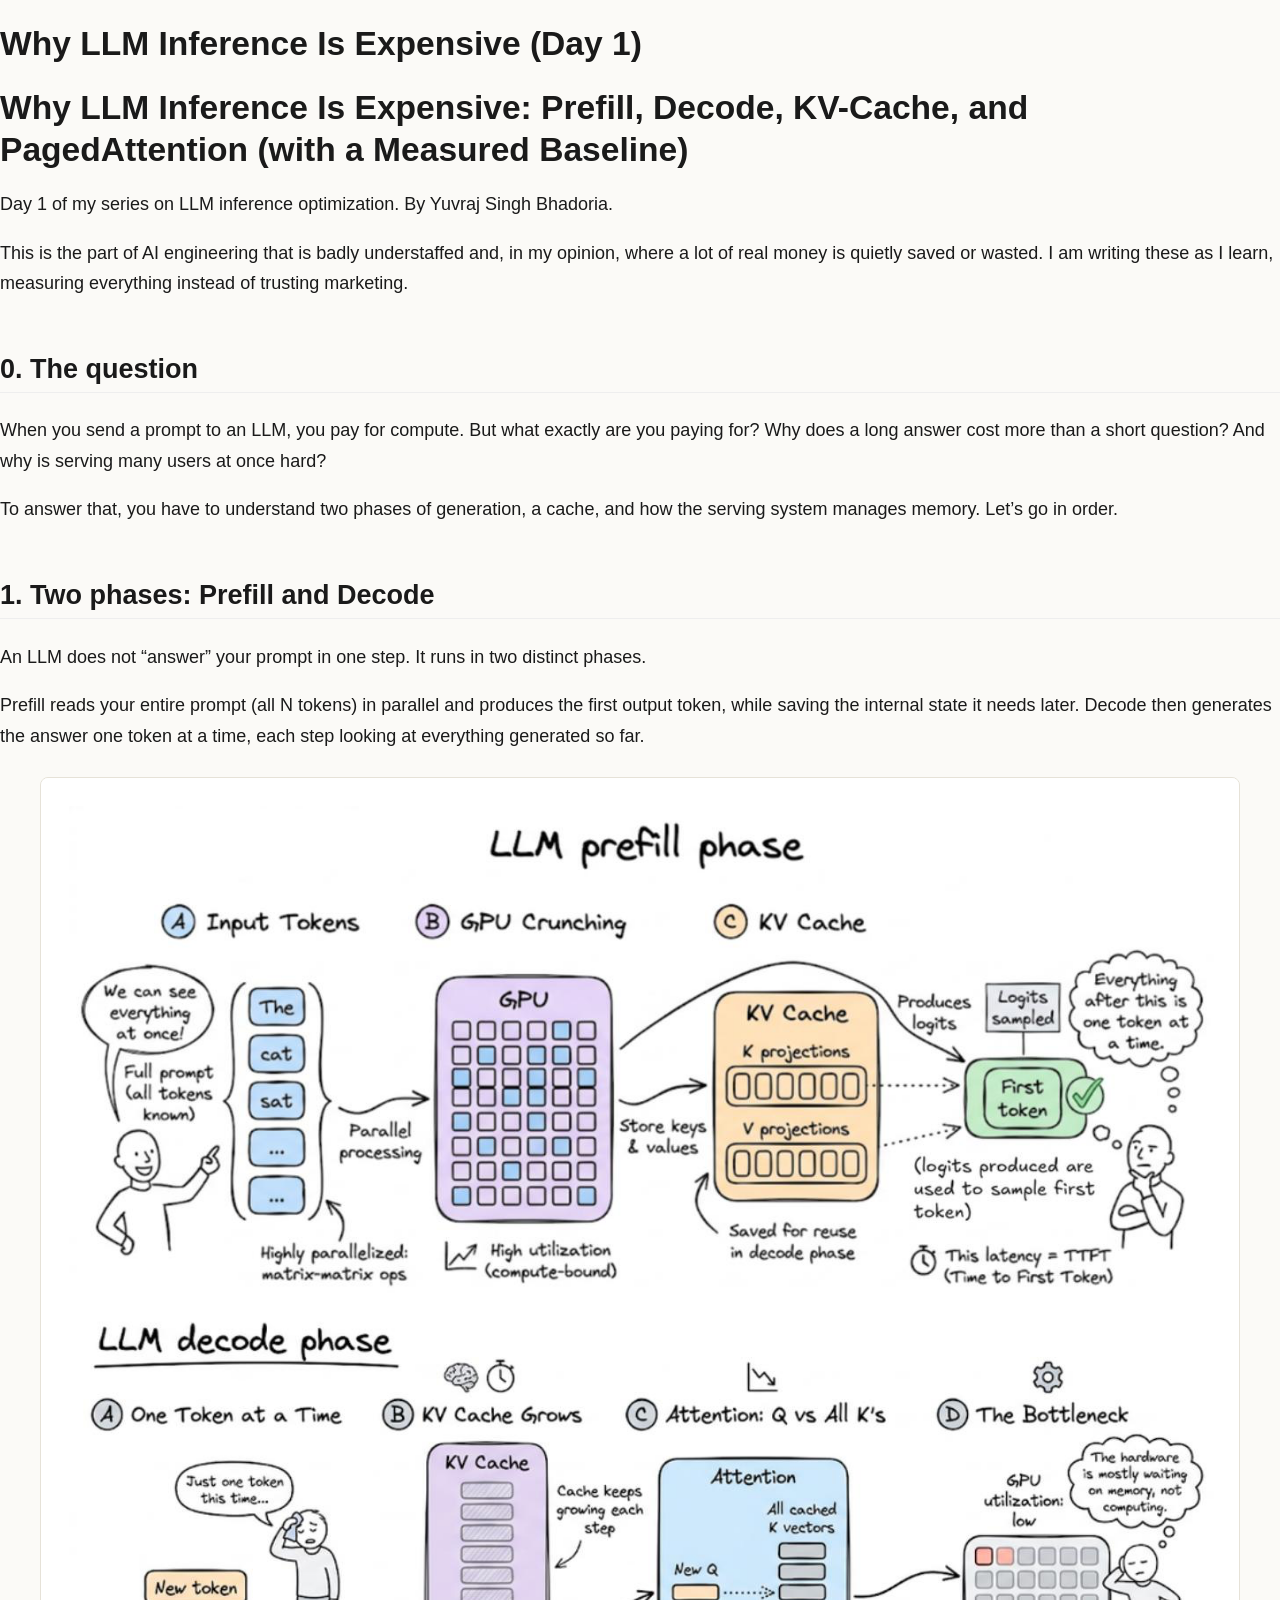
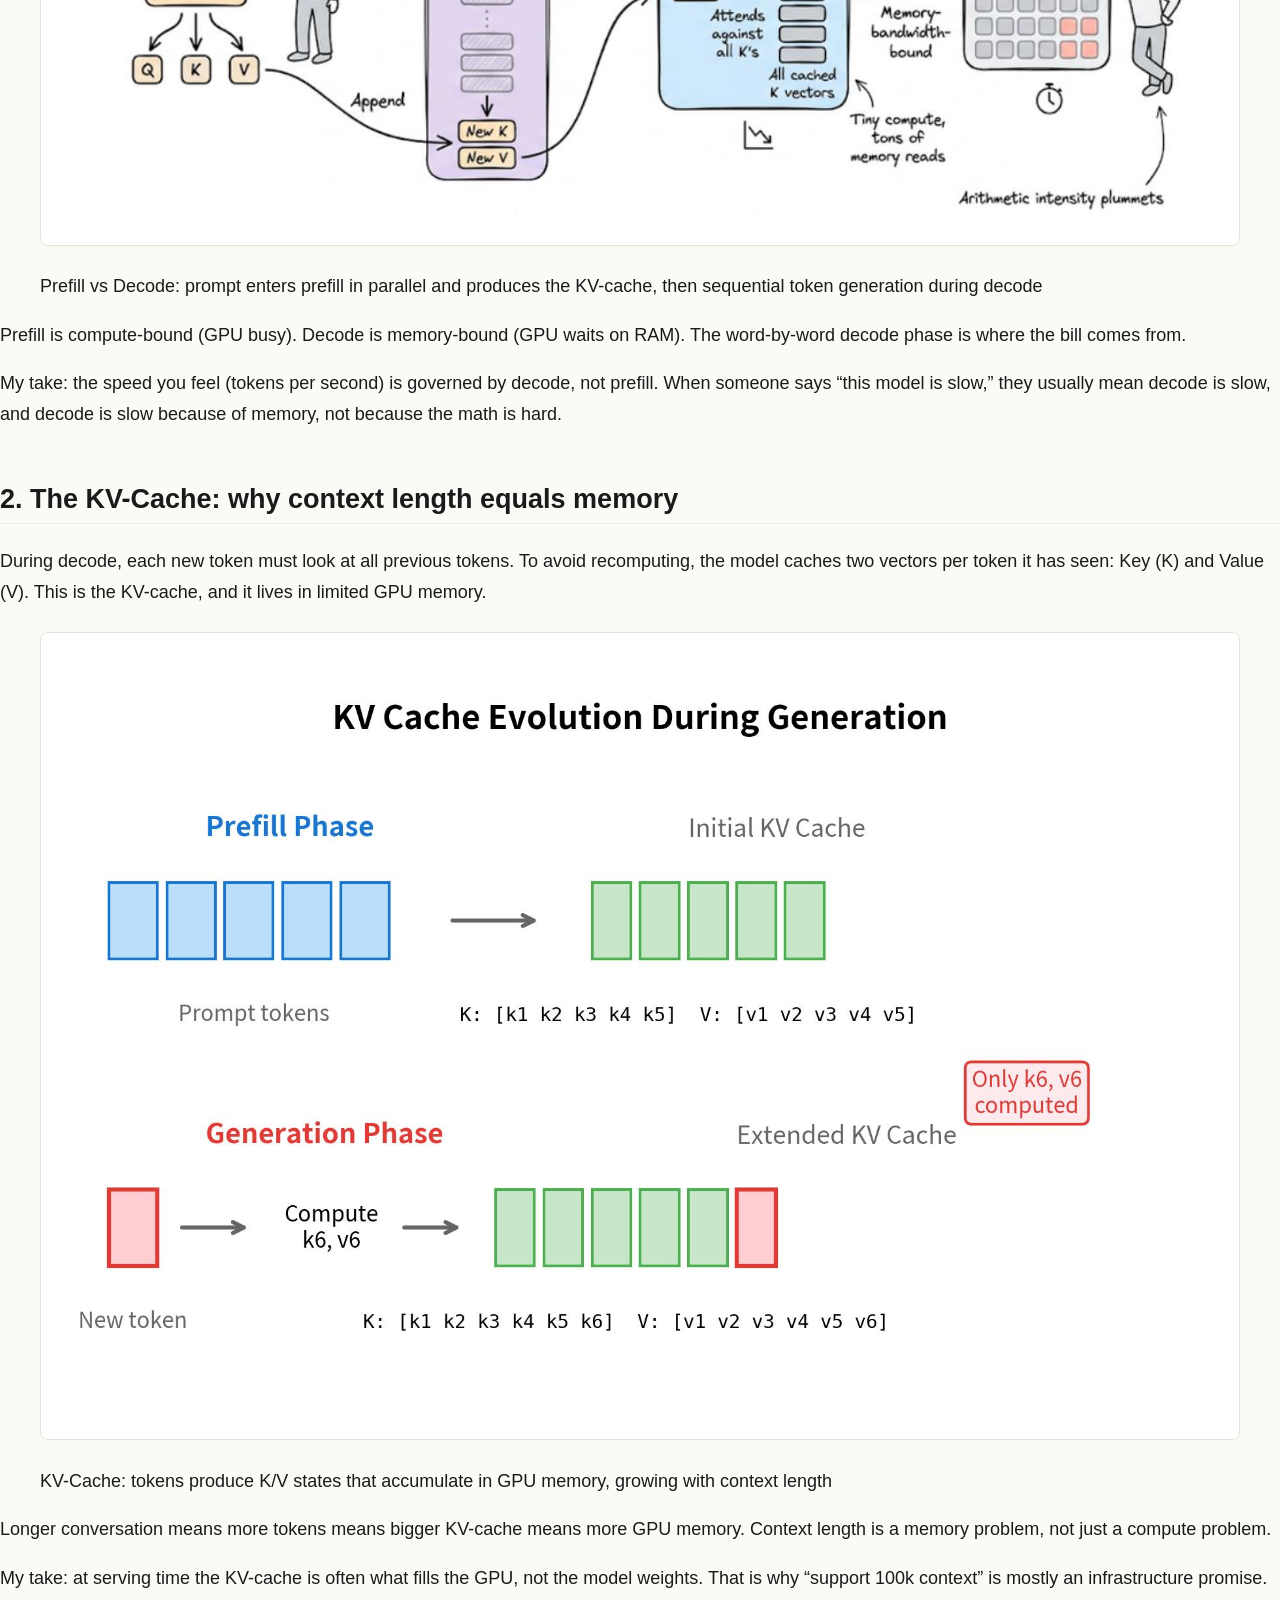
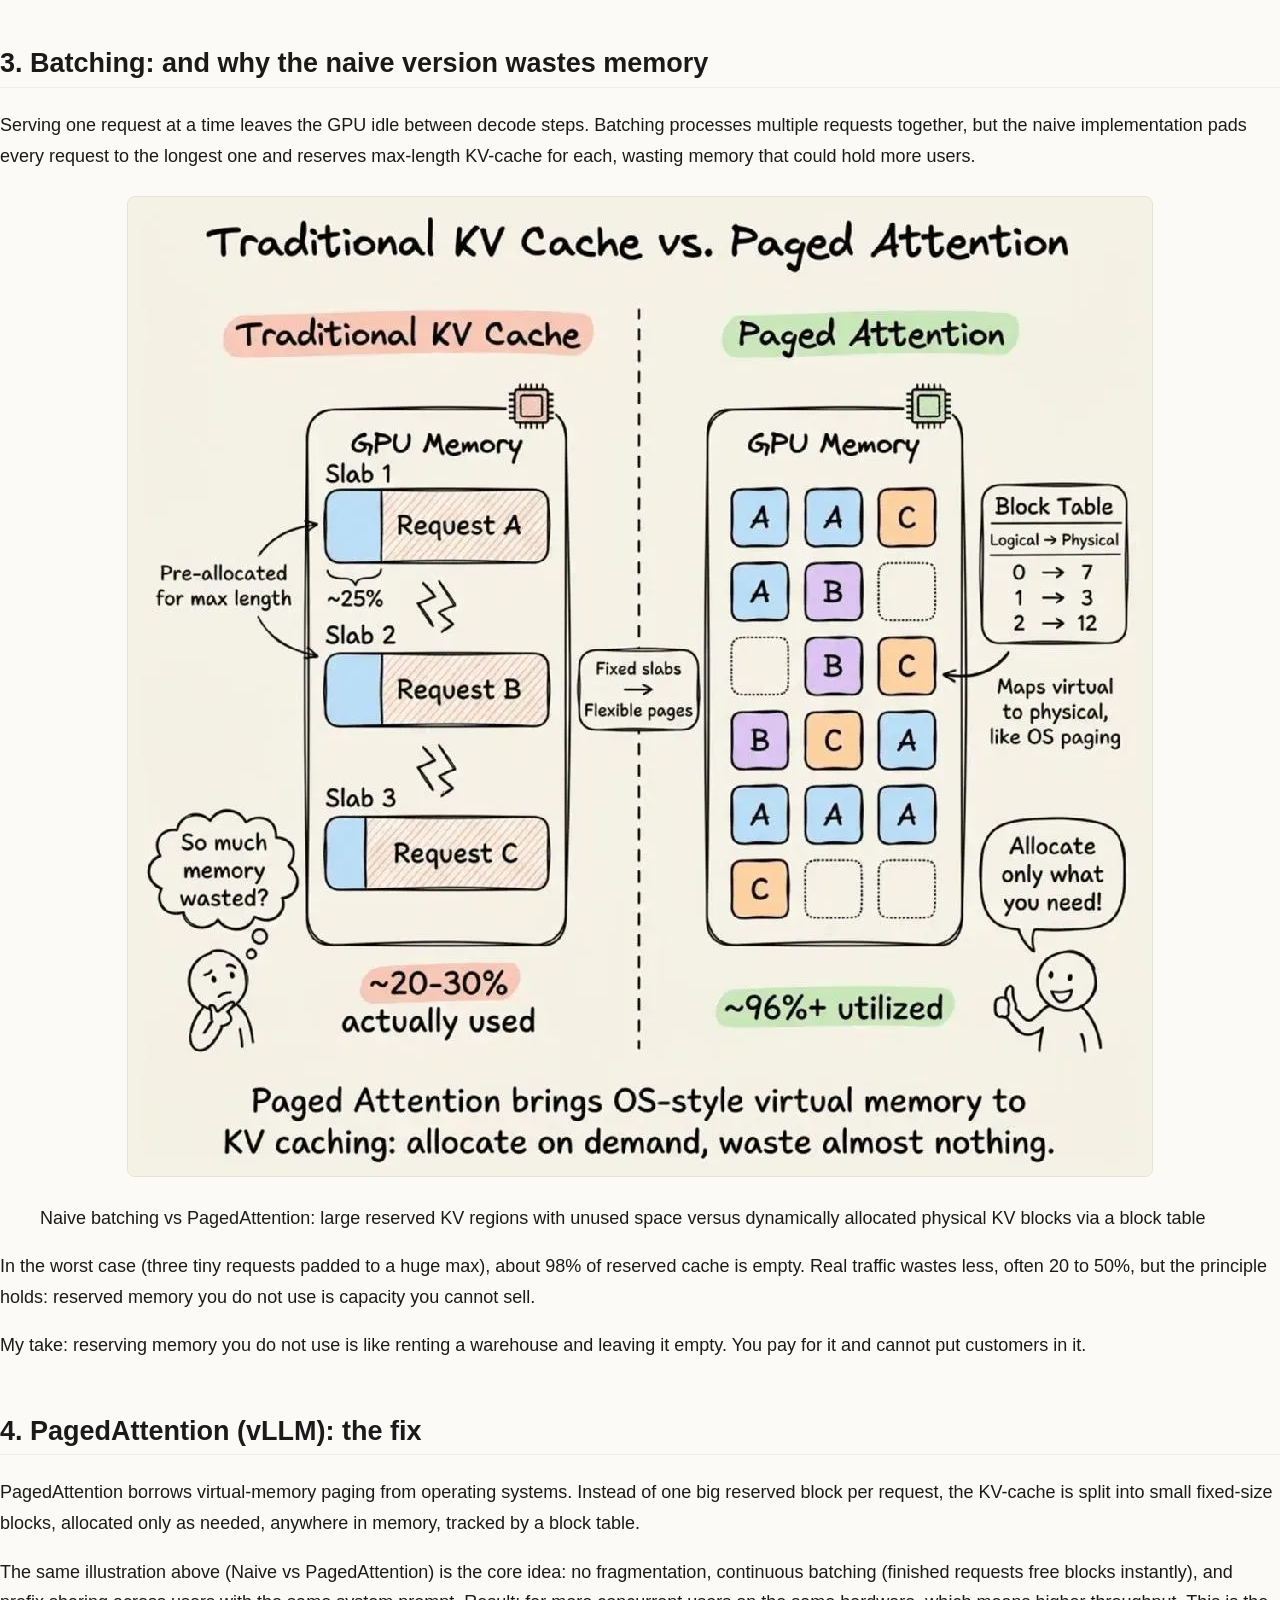
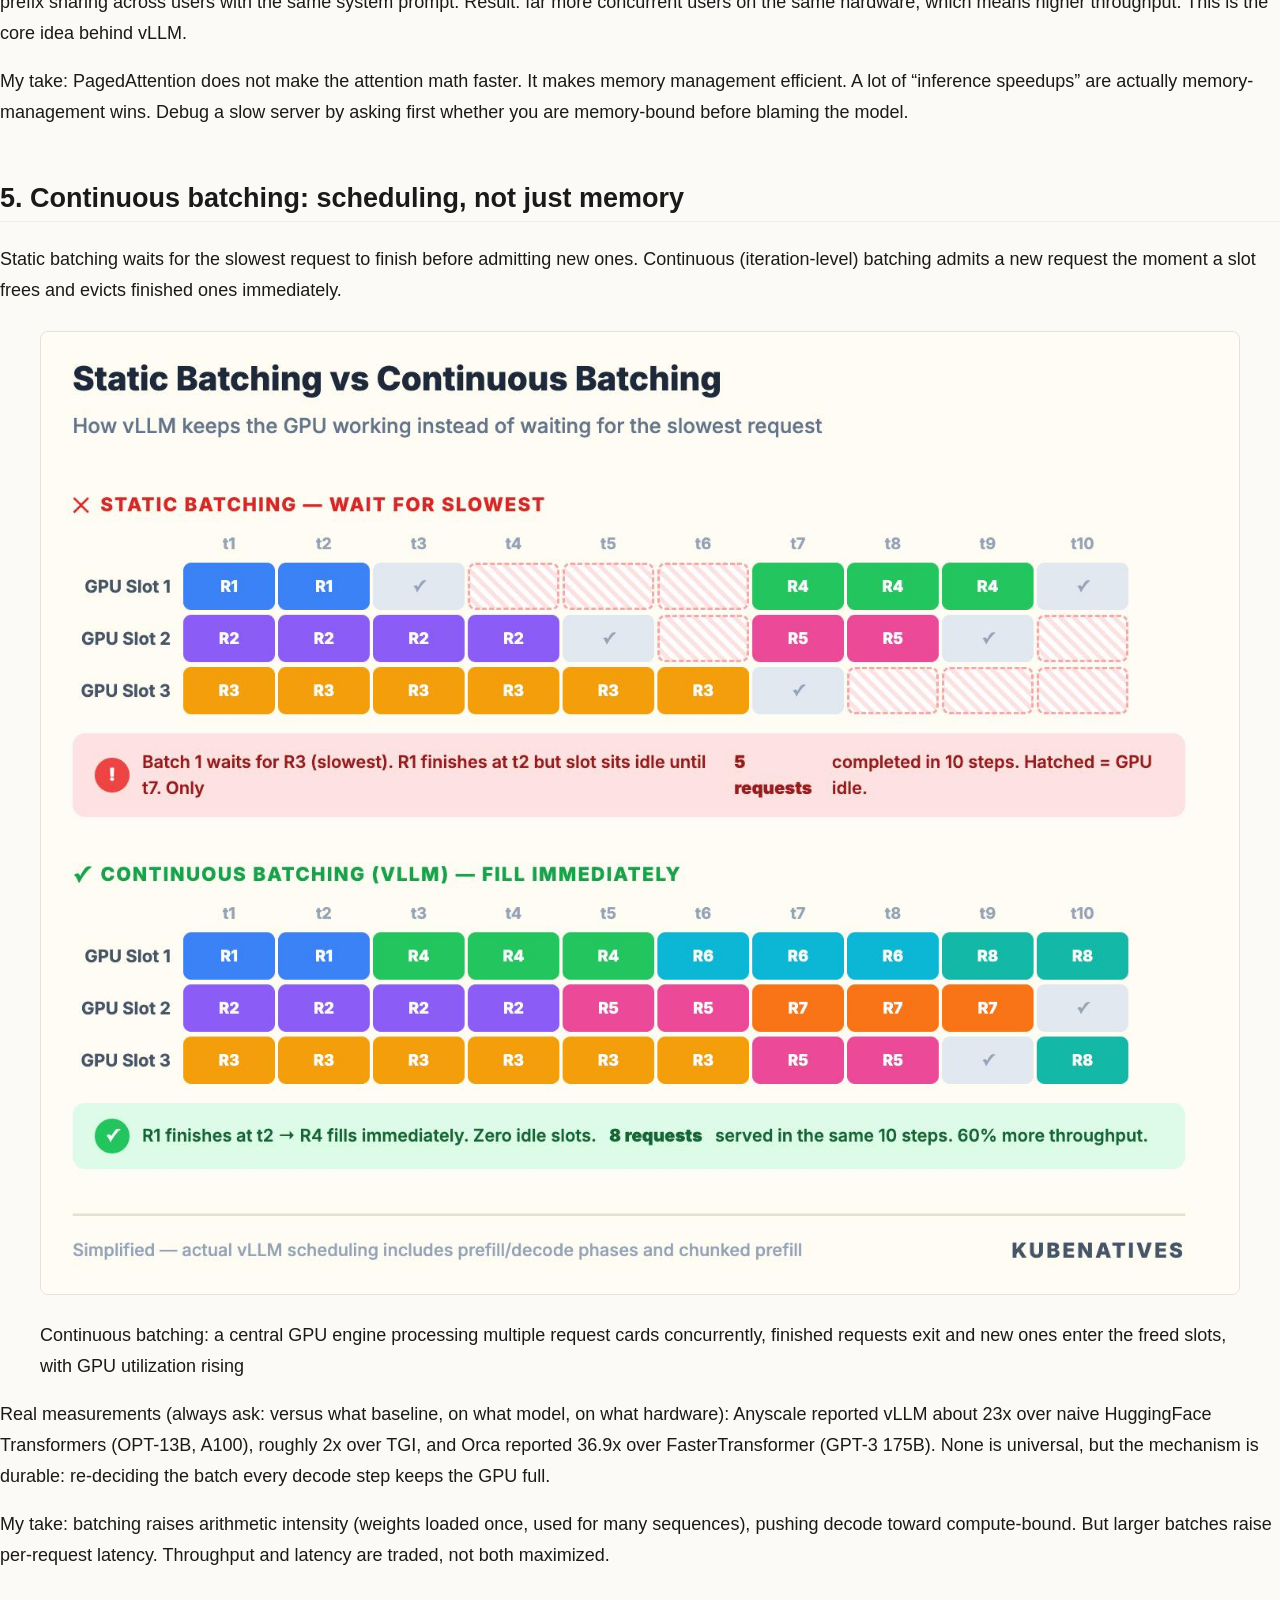
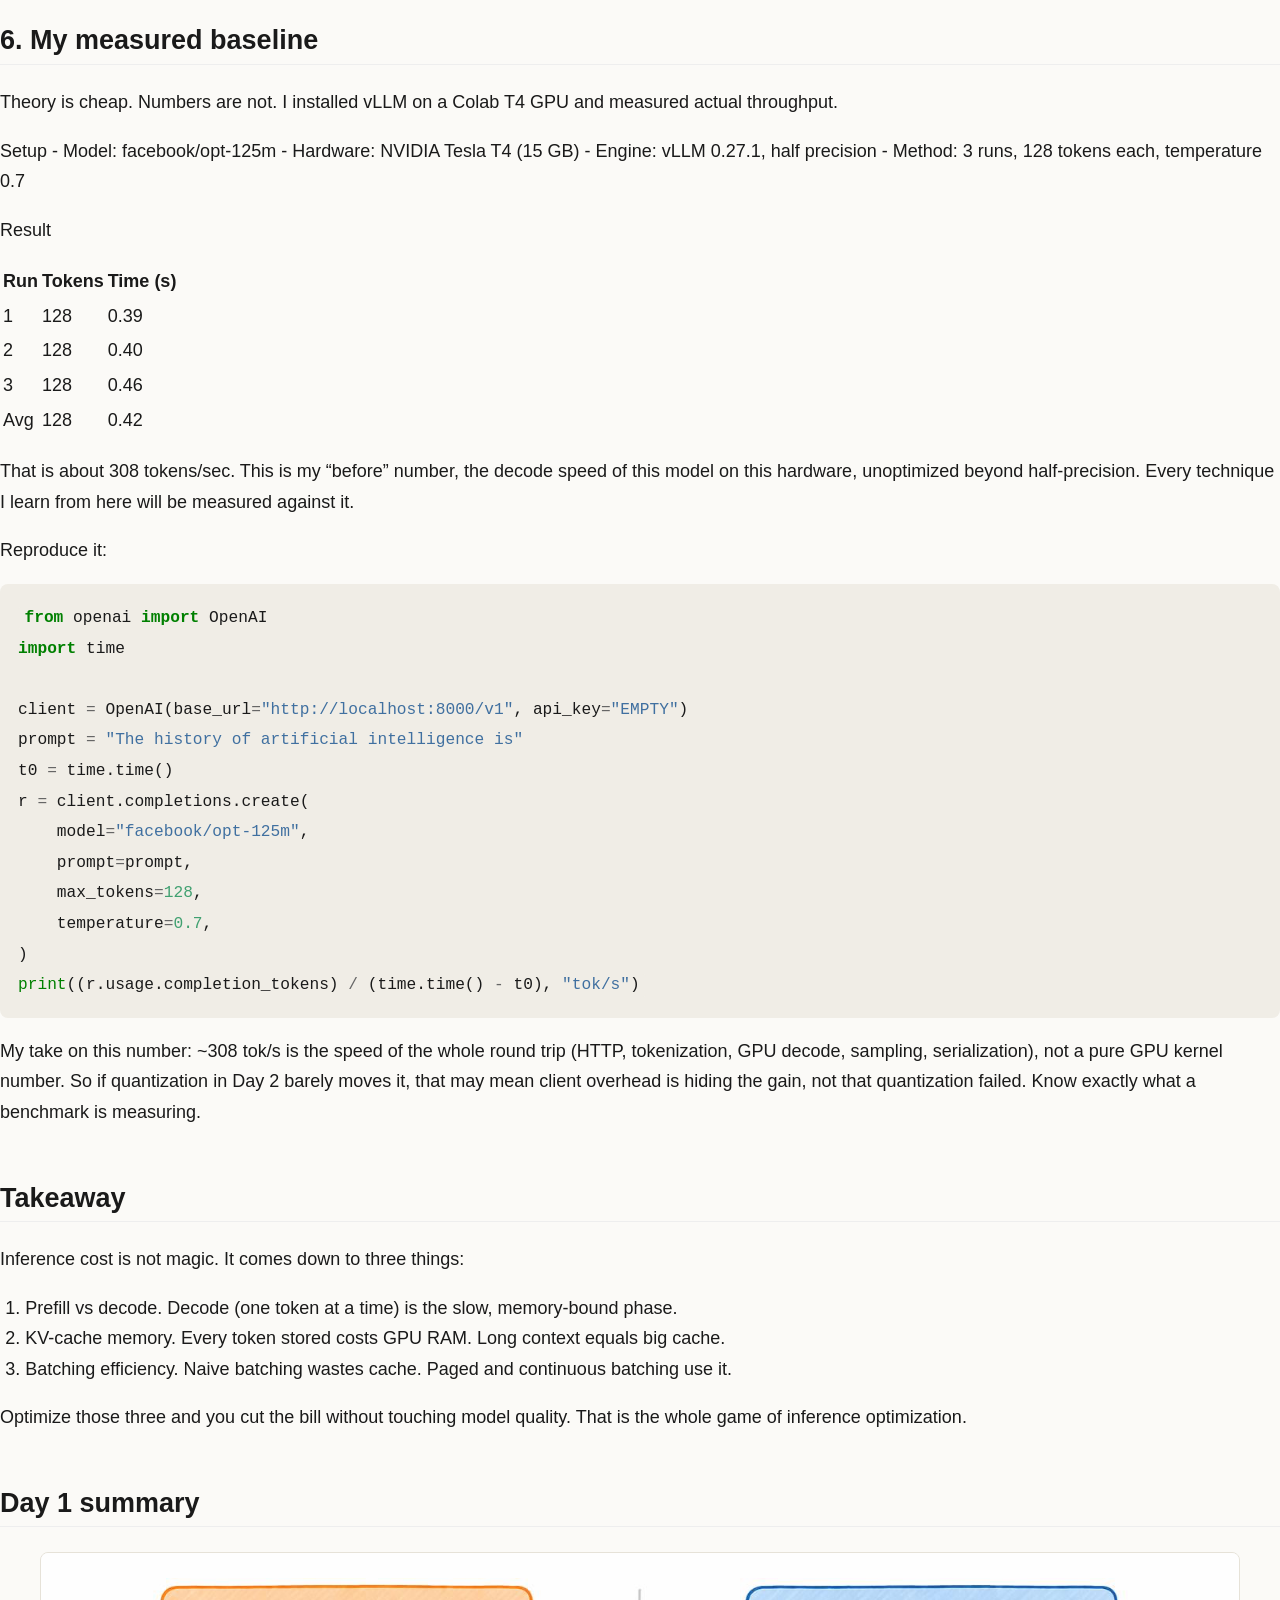
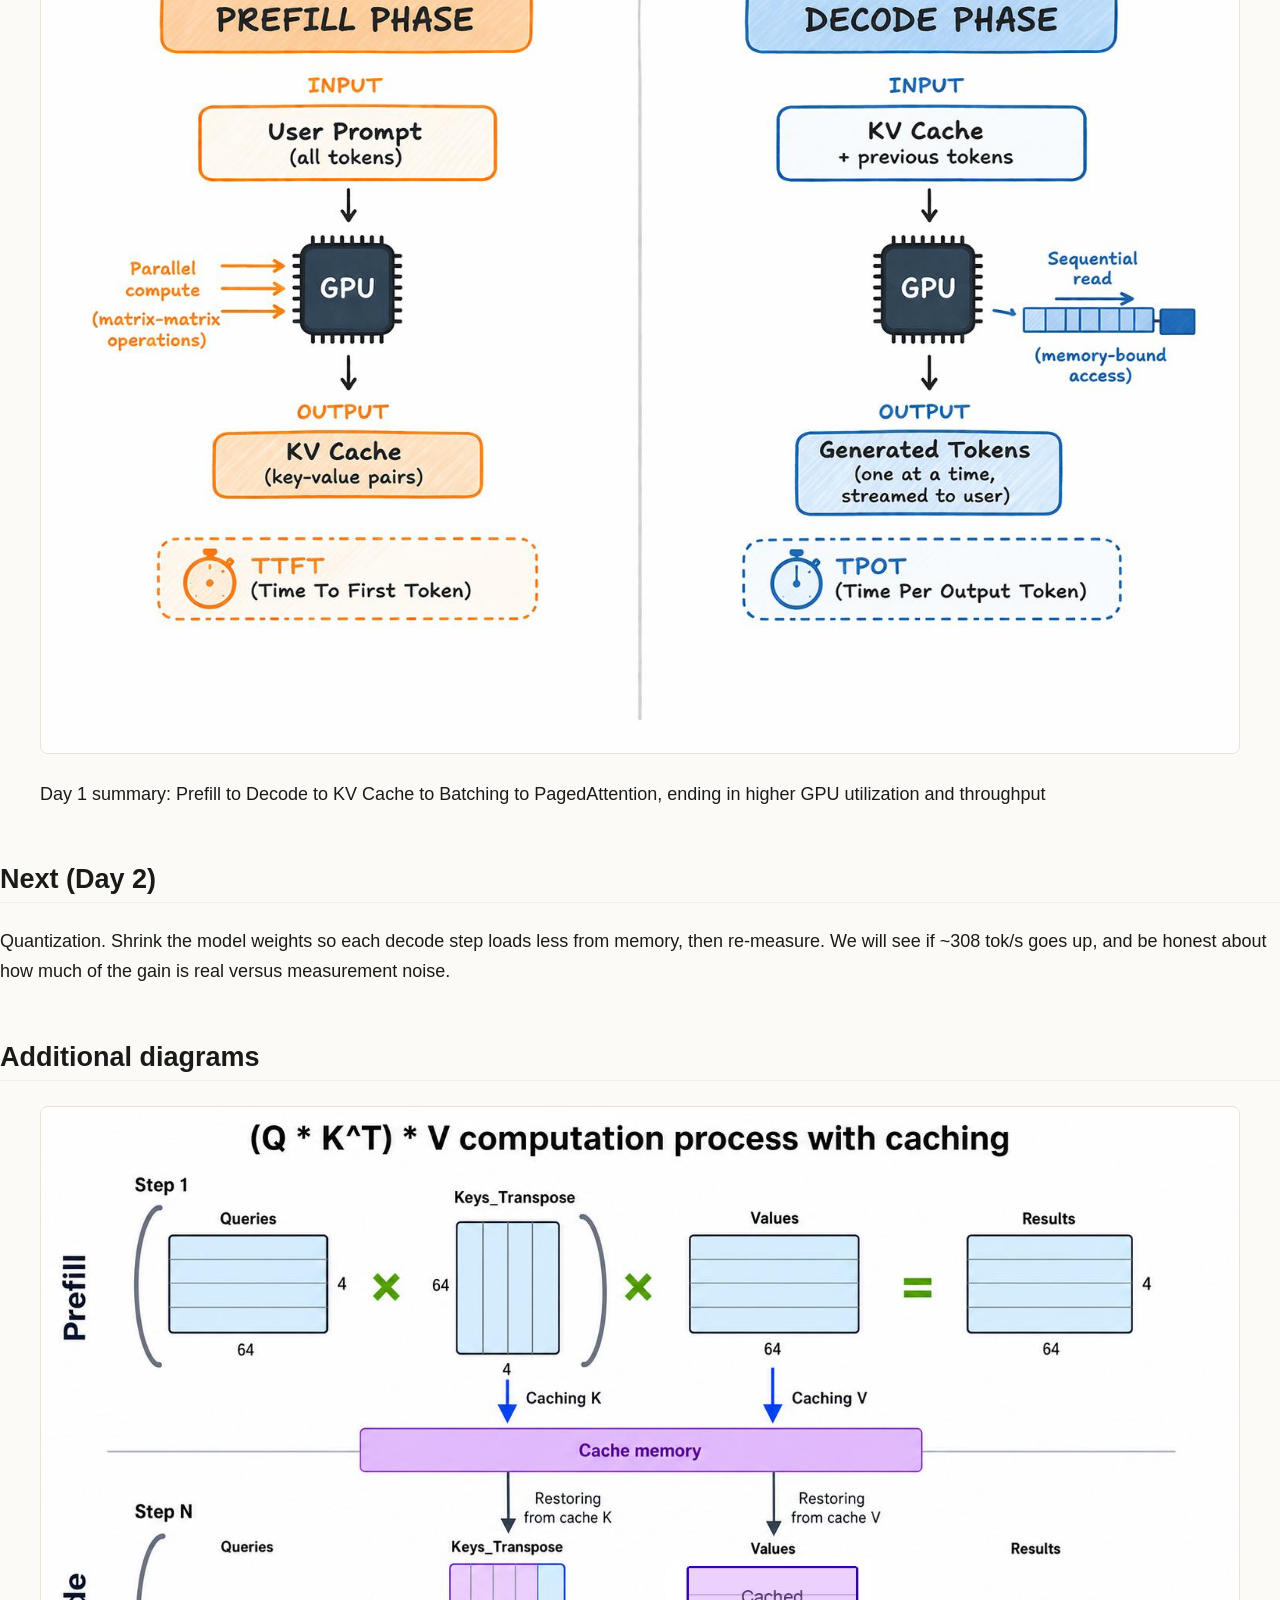
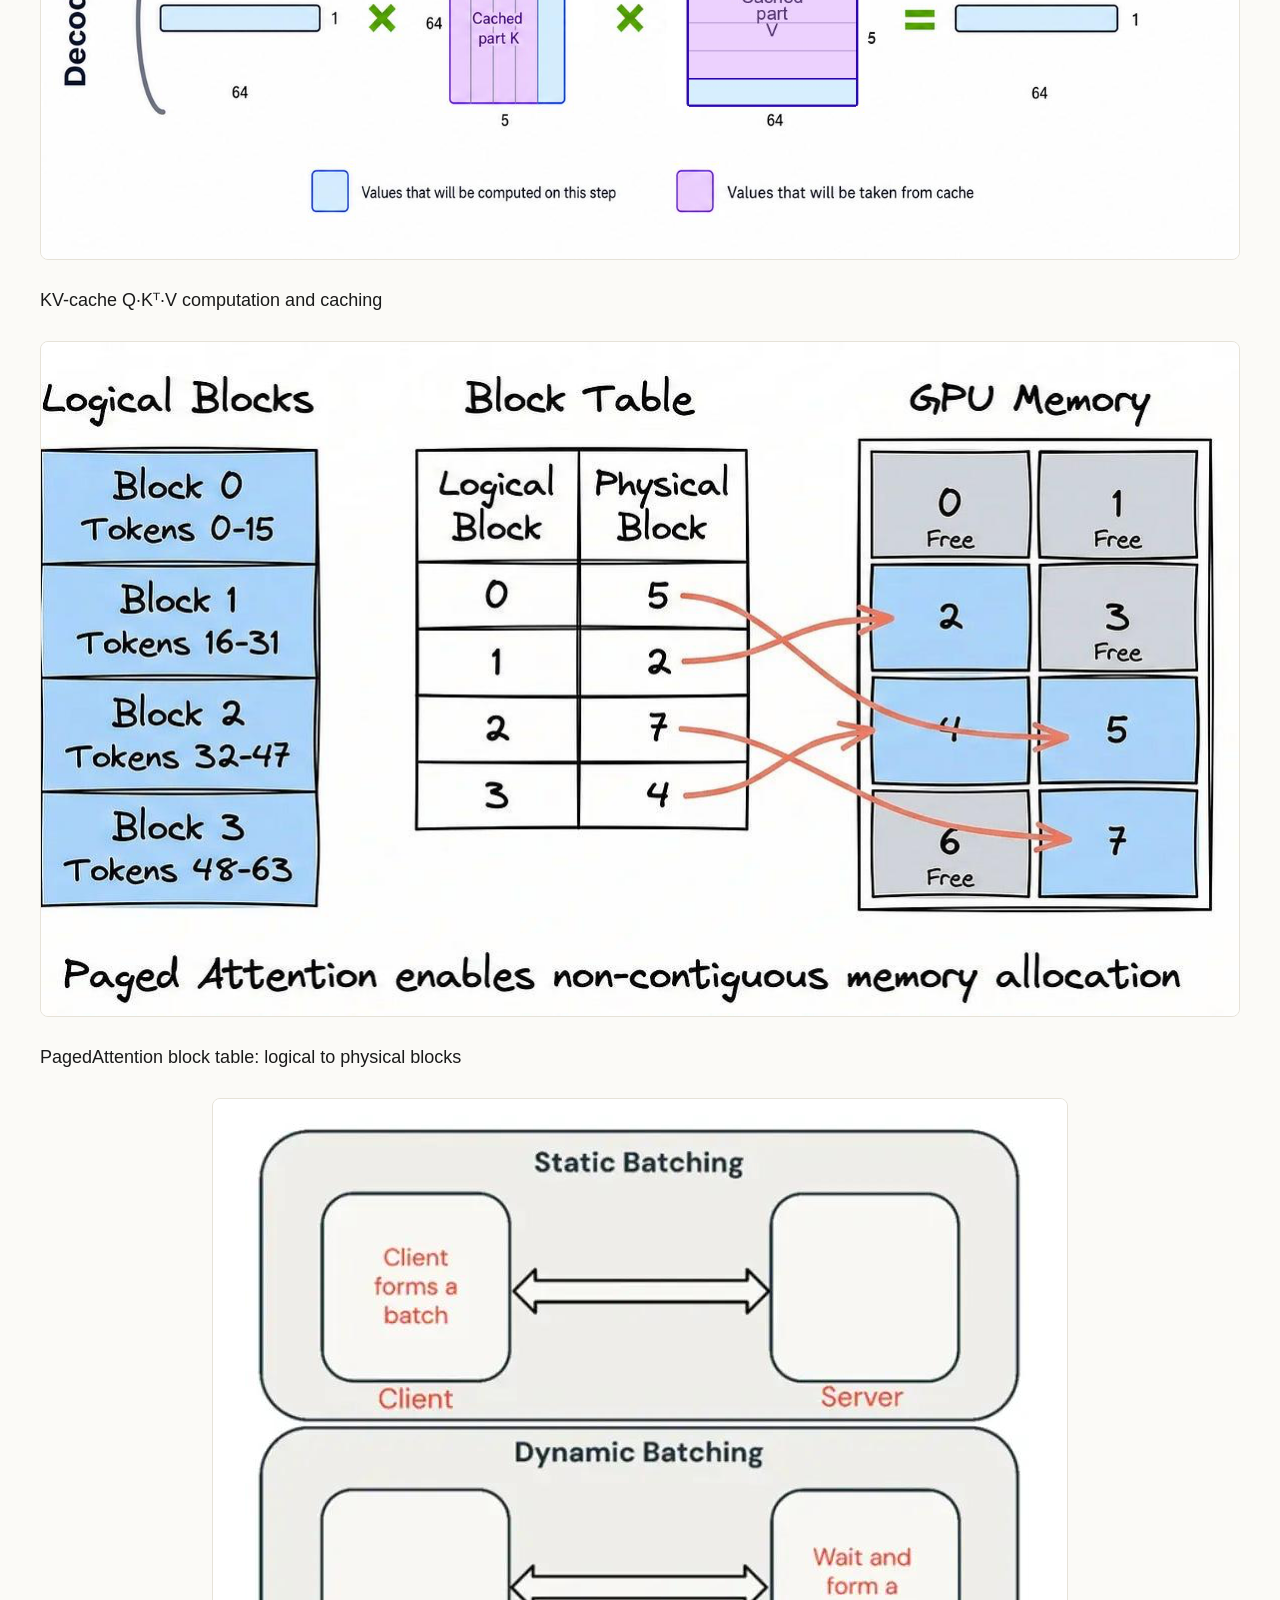
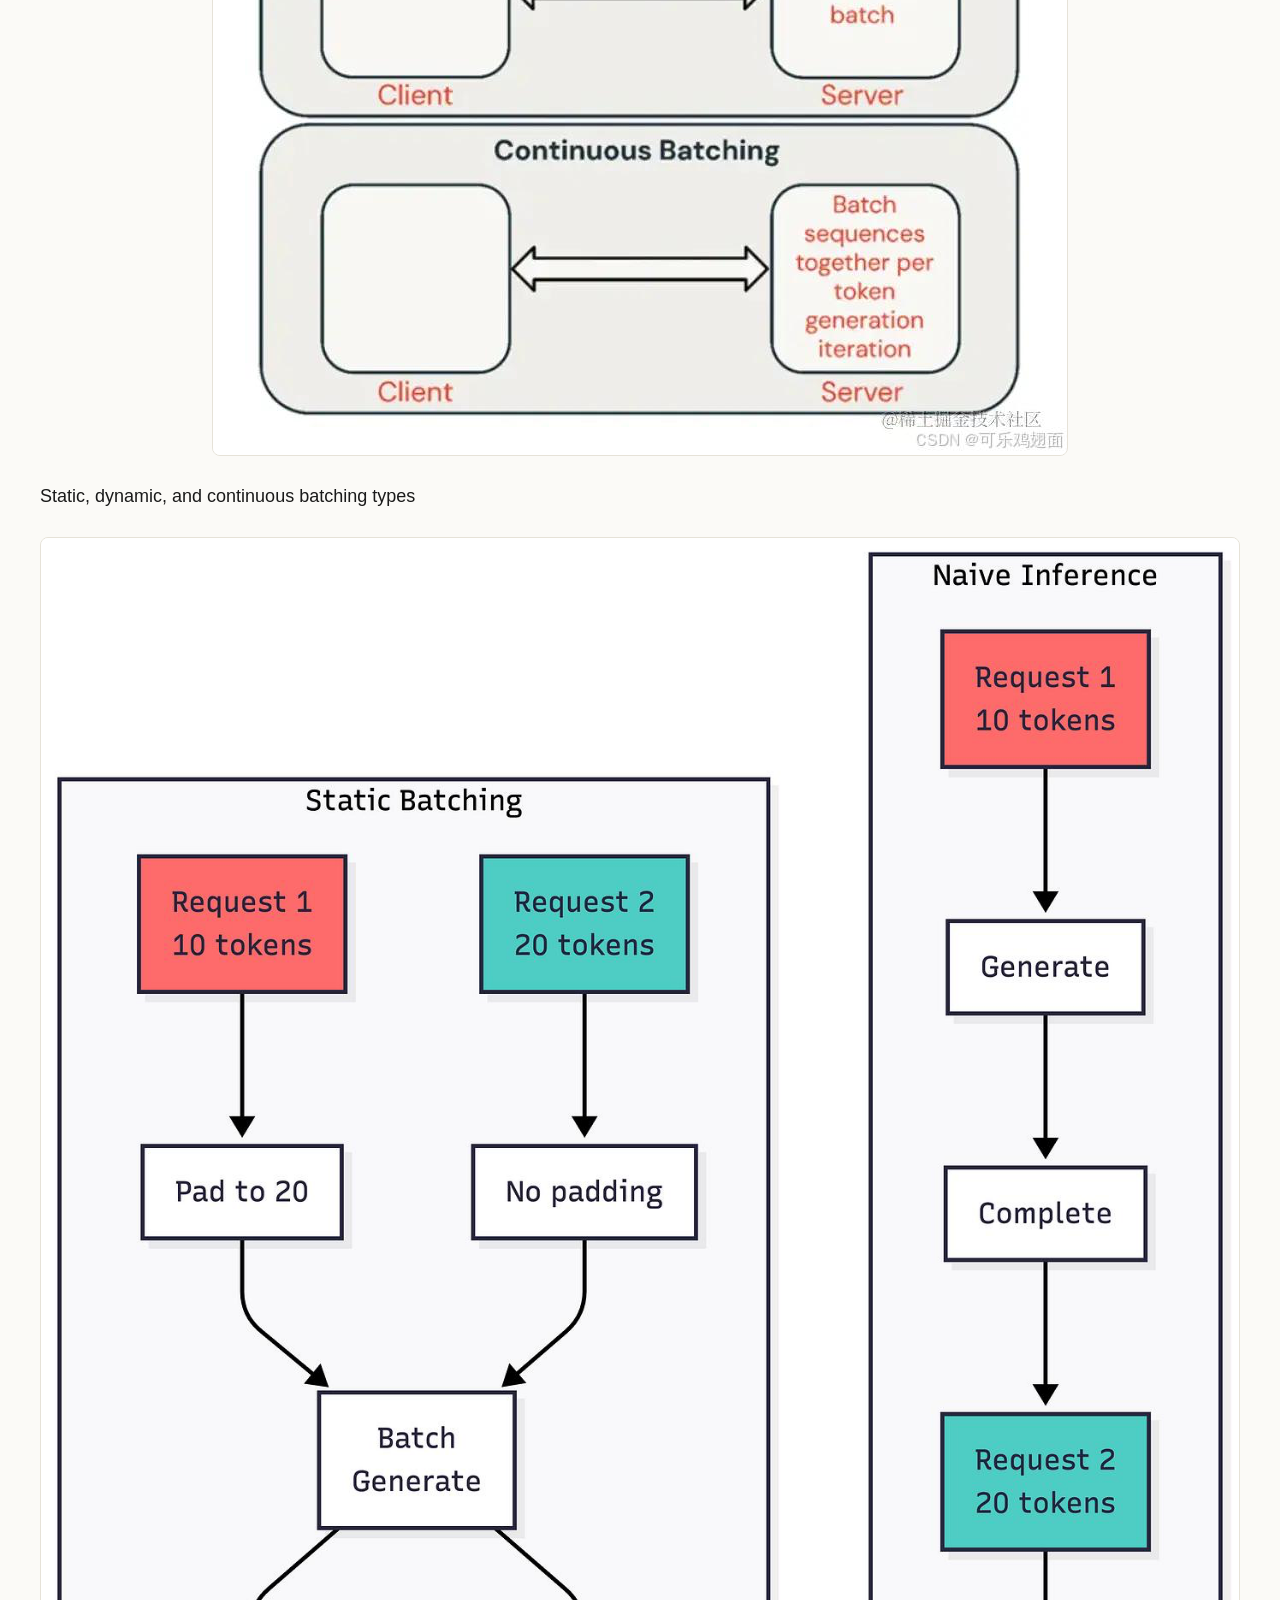
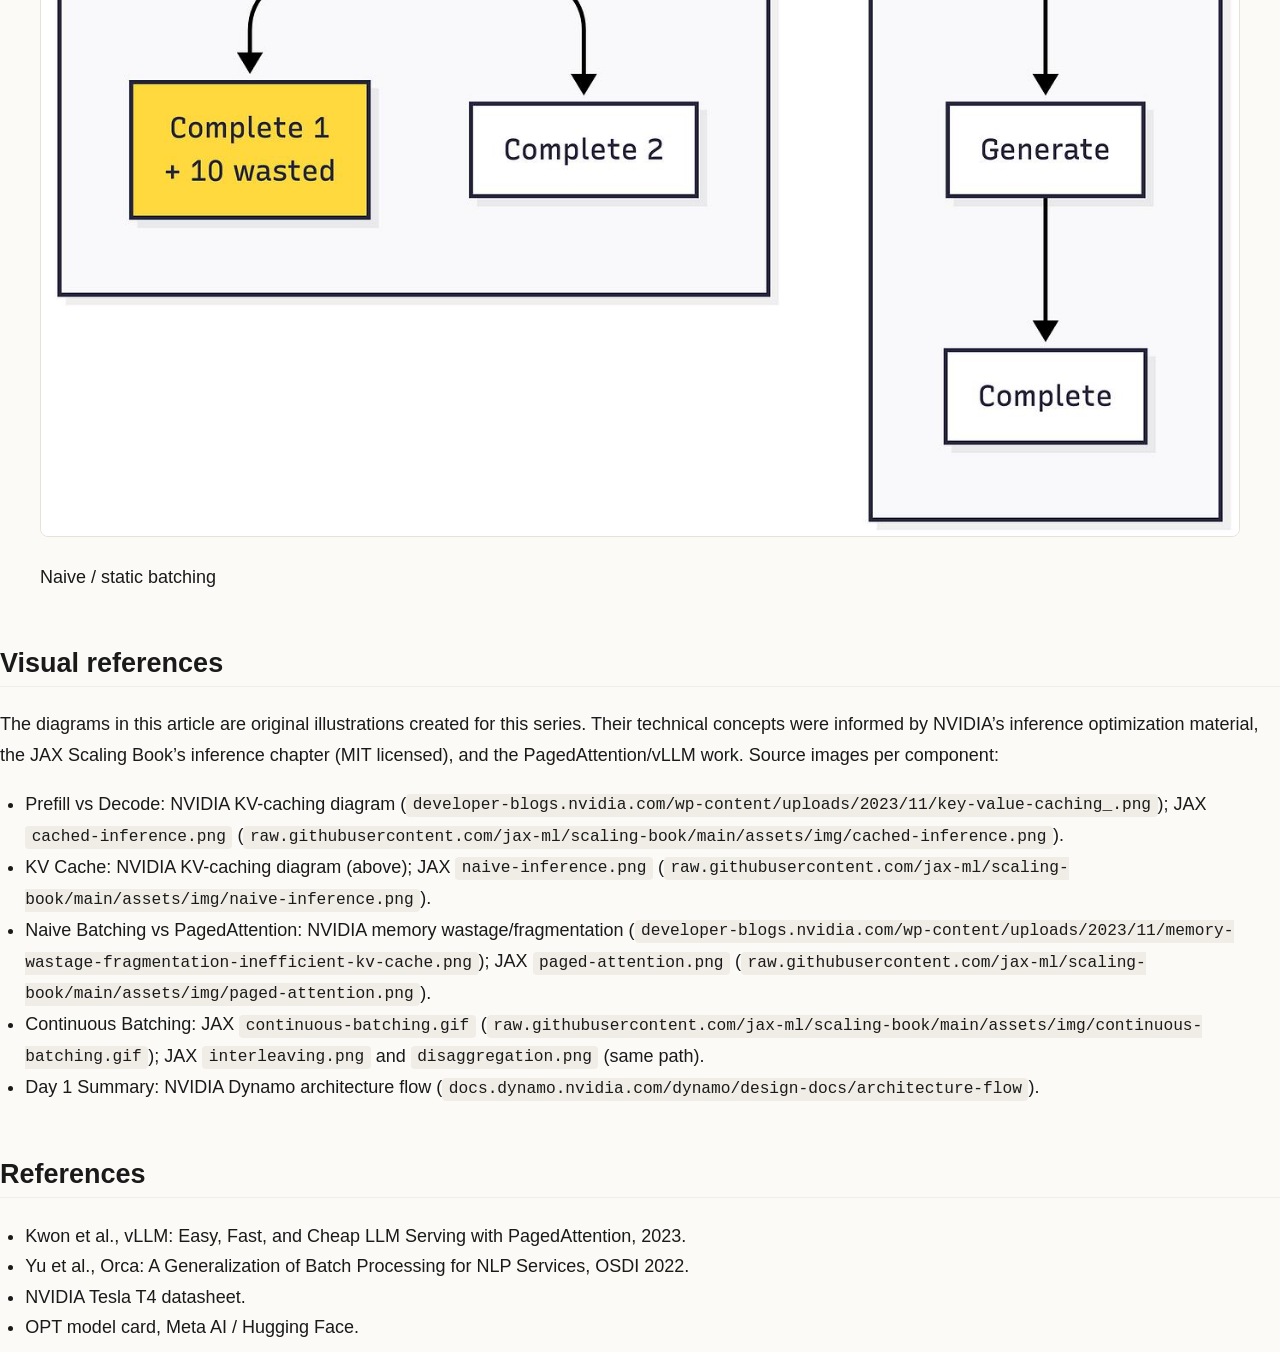
<file: index.html>
<!DOCTYPE html>
<html xmlns="http://www.w3.org/1999/xhtml" lang="" xml:lang="">
<head>
  <meta charset="utf-8" />
  <meta name="generator" content="pandoc" />
  <meta name="viewport" content="width=device-width, initial-scale=1.0, user-scalable=yes" />
  <title>Why LLM Inference Is Expensive (Day 1)</title>
  <style>
    /* Default styles provided by pandoc.
    ** See https://pandoc.org/MANUAL.html#variables-for-html for config info.
    */
    code{white-space: pre-wrap;}
    span.smallcaps{font-variant: small-caps;}
    div.columns{display: flex; gap: min(4vw, 1.5em);}
    div.column{flex: auto; overflow-x: auto;}
    div.hanging-indent{margin-left: 1.5em; text-indent: -1.5em;}
    /* The extra [class] is a hack that increases specificity enough to
       override a similar rule in reveal.js */
    ul.task-list[class]{list-style: none;}
    ul.task-list li input[type="checkbox"] {
      font-size: inherit;
      width: 0.8em;
      margin: 0 0.8em 0.2em -1.6em;
      vertical-align: middle;
    }
    .display.math{display: block; text-align: center; margin: 0.5rem auto;}
    /* CSS for syntax highlighting */
    html { -webkit-text-size-adjust: 100%; }
    pre > code.sourceCode { white-space: pre; position: relative; }
    pre > code.sourceCode > span { display: inline-block; line-height: 1.25; }
    pre > code.sourceCode > span:empty { height: 1.2em; }
    .sourceCode { overflow: visible; }
    code.sourceCode > span { color: inherit; text-decoration: inherit; }
    div.sourceCode { margin: 1em 0; }
    pre.sourceCode { margin: 0; }
    @media screen {
    div.sourceCode { overflow: auto; }
    }
    @media print {
    pre > code.sourceCode { white-space: pre-wrap; }
    pre > code.sourceCode > span { text-indent: -5em; padding-left: 5em; }
    }
    pre.numberSource code
      { counter-reset: source-line 0; }
    pre.numberSource code > span
      { position: relative; left: -4em; counter-increment: source-line; }
    pre.numberSource code > span > a:first-child::before
      { content: counter(source-line);
        position: relative; left: -1em; text-align: right; vertical-align: baseline;
        border: none; display: inline-block;
        -webkit-touch-callout: none; -webkit-user-select: none;
        -khtml-user-select: none; -moz-user-select: none;
        -ms-user-select: none; user-select: none;
        padding: 0 4px; width: 4em;
        color: #aaaaaa;
      }
    pre.numberSource { margin-left: 3em; border-left: 1px solid #aaaaaa;  padding-left: 4px; }
    div.sourceCode
      {   }
    @media screen {
    pre > code.sourceCode > span > a:first-child::before { text-decoration: underline; }
    }
    code span.al { color: #ff0000; font-weight: bold; } /* Alert */
    code span.an { color: #60a0b0; font-weight: bold; font-style: italic; } /* Annotation */
    code span.at { color: #7d9029; } /* Attribute */
    code span.bn { color: #40a070; } /* BaseN */
    code span.bu { color: #008000; } /* BuiltIn */
    code span.cf { color: #007020; font-weight: bold; } /* ControlFlow */
    code span.ch { color: #4070a0; } /* Char */
    code span.cn { color: #880000; } /* Constant */
    code span.co { color: #60a0b0; font-style: italic; } /* Comment */
    code span.cv { color: #60a0b0; font-weight: bold; font-style: italic; } /* CommentVar */
    code span.do { color: #ba2121; font-style: italic; } /* Documentation */
    code span.dt { color: #902000; } /* DataType */
    code span.dv { color: #40a070; } /* DecVal */
    code span.er { color: #ff0000; font-weight: bold; } /* Error */
    code span.ex { } /* Extension */
    code span.fl { color: #40a070; } /* Float */
    code span.fu { color: #06287e; } /* Function */
    code span.im { color: #008000; font-weight: bold; } /* Import */
    code span.in { color: #60a0b0; font-weight: bold; font-style: italic; } /* Information */
    code span.kw { color: #007020; font-weight: bold; } /* Keyword */
    code span.op { color: #666666; } /* Operator */
    code span.ot { color: #007020; } /* Other */
    code span.pp { color: #bc7a00; } /* Preprocessor */
    code span.sc { color: #4070a0; } /* SpecialChar */
    code span.ss { color: #bb6688; } /* SpecialString */
    code span.st { color: #4070a0; } /* String */
    code span.va { color: #19177c; } /* Variable */
    code span.vs { color: #4070a0; } /* VerbatimString */
    code span.wa { color: #60a0b0; font-weight: bold; font-style: italic; } /* Warning */
  </style>
  <link rel="stylesheet" href="style.css" />
</head>
<body>
<header id="title-block-header">
<h1 class="title">Why LLM Inference Is Expensive (Day 1)</h1>
</header>
<h1
id="why-llm-inference-is-expensive-prefill-decode-kv-cache-and-pagedattention-with-a-measured-baseline">Why
LLM Inference Is Expensive: Prefill, Decode, KV-Cache, and
PagedAttention (with a Measured Baseline)</h1>
<p>Day 1 of my series on LLM inference optimization. By Yuvraj Singh
Bhadoria.</p>
<p>This is the part of AI engineering that is badly understaffed and, in
my opinion, where a lot of real money is quietly saved or wasted. I am
writing these as I learn, measuring everything instead of trusting
marketing.</p>
<h2 id="the-question">0. The question</h2>
<p>When you send a prompt to an LLM, you pay for compute. But what
exactly are you paying for? Why does a long answer cost more than a
short question? And why is serving many users at once hard?</p>
<p>To answer that, you have to understand two phases of generation, a
cache, and how the serving system manages memory. Let’s go in order.</p>
<h2 id="two-phases-prefill-and-decode">1. Two phases: Prefill and
Decode</h2>
<p>An LLM does not “answer” your prompt in one step. It runs in two
distinct phases.</p>
<p>Prefill reads your entire prompt (all N tokens) in parallel and
produces the first output token, while saving the internal state it
needs later. Decode then generates the answer one token at a time, each
step looking at everything generated so far.</p>
<figure>
<img src="assets/prefill-decode-phases.png"
alt="Prefill vs Decode: prompt enters prefill in parallel and produces the KV-cache, then sequential token generation during decode" />
<figcaption aria-hidden="true">Prefill vs Decode: prompt enters prefill
in parallel and produces the KV-cache, then sequential token generation
during decode</figcaption>
</figure>
<p>Prefill is compute-bound (GPU busy). Decode is memory-bound (GPU
waits on RAM). The word-by-word decode phase is where the bill comes
from.</p>
<p>My take: the speed you feel (tokens per second) is governed by
decode, not prefill. When someone says “this model is slow,” they
usually mean decode is slow, and decode is slow because of memory, not
because the math is hard.</p>
<h2 id="the-kv-cache-why-context-length-equals-memory">2. The KV-Cache:
why context length equals memory</h2>
<p>During decode, each new token must look at all previous tokens. To
avoid recomputing, the model caches two vectors per token it has seen:
Key (K) and Value (V). This is the KV-cache, and it lives in limited GPU
memory.</p>
<figure>
<img src="assets/kv-cache-evolution.png"
alt="KV-Cache: tokens produce K/V states that accumulate in GPU memory, growing with context length" />
<figcaption aria-hidden="true">KV-Cache: tokens produce K/V states that
accumulate in GPU memory, growing with context length</figcaption>
</figure>
<p>Longer conversation means more tokens means bigger KV-cache means
more GPU memory. Context length is a memory problem, not just a compute
problem.</p>
<p>My take: at serving time the KV-cache is often what fills the GPU,
not the model weights. That is why “support 100k context” is mostly an
infrastructure promise.</p>
<h2 id="batching-and-why-the-naive-version-wastes-memory">3. Batching:
and why the naive version wastes memory</h2>
<p>Serving one request at a time leaves the GPU idle between decode
steps. Batching processes multiple requests together, but the naive
implementation pads every request to the longest one and reserves
max-length KV-cache for each, wasting memory that could hold more
users.</p>
<figure>
<img src="assets/pagedattention-comparison.png"
alt="Naive batching vs PagedAttention: large reserved KV regions with unused space versus dynamically allocated physical KV blocks via a block table" />
<figcaption aria-hidden="true">Naive batching vs PagedAttention: large
reserved KV regions with unused space versus dynamically allocated
physical KV blocks via a block table</figcaption>
</figure>
<p>In the worst case (three tiny requests padded to a huge max), about
98% of reserved cache is empty. Real traffic wastes less, often 20 to
50%, but the principle holds: reserved memory you do not use is capacity
you cannot sell.</p>
<p>My take: reserving memory you do not use is like renting a warehouse
and leaving it empty. You pay for it and cannot put customers in it.</p>
<h2 id="pagedattention-vllm-the-fix">4. PagedAttention (vLLM): the
fix</h2>
<p>PagedAttention borrows virtual-memory paging from operating systems.
Instead of one big reserved block per request, the KV-cache is split
into small fixed-size blocks, allocated only as needed, anywhere in
memory, tracked by a block table.</p>
<p>The same illustration above (Naive vs PagedAttention) is the core
idea: no fragmentation, continuous batching (finished requests free
blocks instantly), and prefix sharing across users with the same system
prompt. Result: far more concurrent users on the same hardware, which
means higher throughput. This is the core idea behind vLLM.</p>
<p>My take: PagedAttention does not make the attention math faster. It
makes memory management efficient. A lot of “inference speedups” are
actually memory-management wins. Debug a slow server by asking first
whether you are memory-bound before blaming the model.</p>
<h2 id="continuous-batching-scheduling-not-just-memory">5. Continuous
batching: scheduling, not just memory</h2>
<p>Static batching waits for the slowest request to finish before
admitting new ones. Continuous (iteration-level) batching admits a new
request the moment a slot frees and evicts finished ones
immediately.</p>
<figure>
<img src="assets/continuous-vs-static-batching.png"
alt="Continuous batching: a central GPU engine processing multiple request cards concurrently, finished requests exit and new ones enter the freed slots, with GPU utilization rising" />
<figcaption aria-hidden="true">Continuous batching: a central GPU engine
processing multiple request cards concurrently, finished requests exit
and new ones enter the freed slots, with GPU utilization
rising</figcaption>
</figure>
<p>Real measurements (always ask: versus what baseline, on what model,
on what hardware): Anyscale reported vLLM about 23x over naive
HuggingFace Transformers (OPT-13B, A100), roughly 2x over TGI, and Orca
reported 36.9x over FasterTransformer (GPT-3 175B). None is universal,
but the mechanism is durable: re-deciding the batch every decode step
keeps the GPU full.</p>
<p>My take: batching raises arithmetic intensity (weights loaded once,
used for many sequences), pushing decode toward compute-bound. But
larger batches raise per-request latency. Throughput and latency are
traded, not both maximized.</p>
<h2 id="my-measured-baseline">6. My measured baseline</h2>
<p>Theory is cheap. Numbers are not. I installed vLLM on a Colab T4 GPU
and measured actual throughput.</p>
<p>Setup - Model: facebook/opt-125m - Hardware: NVIDIA Tesla T4 (15 GB)
- Engine: vLLM 0.27.1, half precision - Method: 3 runs, 128 tokens each,
temperature 0.7</p>
<p>Result</p>
<table>
<thead>
<tr>
<th>Run</th>
<th>Tokens</th>
<th>Time (s)</th>
</tr>
</thead>
<tbody>
<tr>
<td>1</td>
<td>128</td>
<td>0.39</td>
</tr>
<tr>
<td>2</td>
<td>128</td>
<td>0.40</td>
</tr>
<tr>
<td>3</td>
<td>128</td>
<td>0.46</td>
</tr>
<tr>
<td>Avg</td>
<td>128</td>
<td>0.42</td>
</tr>
</tbody>
</table>
<p>That is about 308 tokens/sec. This is my “before” number, the decode
speed of this model on this hardware, unoptimized beyond half-precision.
Every technique I learn from here will be measured against it.</p>
<p>Reproduce it:</p>
<div class="sourceCode" id="cb1"><pre
class="sourceCode python"><code class="sourceCode python"><span id="cb1-1"><a href="#cb1-1" aria-hidden="true" tabindex="-1"></a><span class="im">from</span> openai <span class="im">import</span> OpenAI</span>
<span id="cb1-2"><a href="#cb1-2" aria-hidden="true" tabindex="-1"></a><span class="im">import</span> time</span>
<span id="cb1-3"><a href="#cb1-3" aria-hidden="true" tabindex="-1"></a></span>
<span id="cb1-4"><a href="#cb1-4" aria-hidden="true" tabindex="-1"></a>client <span class="op">=</span> OpenAI(base_url<span class="op">=</span><span class="st">&quot;http://localhost:8000/v1&quot;</span>, api_key<span class="op">=</span><span class="st">&quot;EMPTY&quot;</span>)</span>
<span id="cb1-5"><a href="#cb1-5" aria-hidden="true" tabindex="-1"></a>prompt <span class="op">=</span> <span class="st">&quot;The history of artificial intelligence is&quot;</span></span>
<span id="cb1-6"><a href="#cb1-6" aria-hidden="true" tabindex="-1"></a>t0 <span class="op">=</span> time.time()</span>
<span id="cb1-7"><a href="#cb1-7" aria-hidden="true" tabindex="-1"></a>r <span class="op">=</span> client.completions.create(</span>
<span id="cb1-8"><a href="#cb1-8" aria-hidden="true" tabindex="-1"></a>    model<span class="op">=</span><span class="st">&quot;facebook/opt-125m&quot;</span>,</span>
<span id="cb1-9"><a href="#cb1-9" aria-hidden="true" tabindex="-1"></a>    prompt<span class="op">=</span>prompt,</span>
<span id="cb1-10"><a href="#cb1-10" aria-hidden="true" tabindex="-1"></a>    max_tokens<span class="op">=</span><span class="dv">128</span>,</span>
<span id="cb1-11"><a href="#cb1-11" aria-hidden="true" tabindex="-1"></a>    temperature<span class="op">=</span><span class="fl">0.7</span>,</span>
<span id="cb1-12"><a href="#cb1-12" aria-hidden="true" tabindex="-1"></a>)</span>
<span id="cb1-13"><a href="#cb1-13" aria-hidden="true" tabindex="-1"></a><span class="bu">print</span>((r.usage.completion_tokens) <span class="op">/</span> (time.time() <span class="op">-</span> t0), <span class="st">&quot;tok/s&quot;</span>)</span></code></pre></div>
<p>My take on this number: ~308 tok/s is the speed of the whole round
trip (HTTP, tokenization, GPU decode, sampling, serialization), not a
pure GPU kernel number. So if quantization in Day 2 barely moves it,
that may mean client overhead is hiding the gain, not that quantization
failed. Know exactly what a benchmark is measuring.</p>
<h2 id="takeaway">Takeaway</h2>
<p>Inference cost is not magic. It comes down to three things:</p>
<ol type="1">
<li>Prefill vs decode. Decode (one token at a time) is the slow,
memory-bound phase.</li>
<li>KV-cache memory. Every token stored costs GPU RAM. Long context
equals big cache.</li>
<li>Batching efficiency. Naive batching wastes cache. Paged and
continuous batching use it.</li>
</ol>
<p>Optimize those three and you cut the bill without touching model
quality. That is the whole game of inference optimization.</p>
<h2 id="day-1-summary">Day 1 summary</h2>
<figure>
<img src="assets/llm-pipeline-flow.png"
alt="Day 1 summary: Prefill to Decode to KV Cache to Batching to PagedAttention, ending in higher GPU utilization and throughput" />
<figcaption aria-hidden="true">Day 1 summary: Prefill to Decode to KV
Cache to Batching to PagedAttention, ending in higher GPU utilization
and throughput</figcaption>
</figure>
<h2 id="next-day-2">Next (Day 2)</h2>
<p>Quantization. Shrink the model weights so each decode step loads less
from memory, then re-measure. We will see if ~308 tok/s goes up, and be
honest about how much of the gain is real versus measurement noise.</p>
<h2 id="additional-diagrams">Additional diagrams</h2>
<figure>
<img src="assets/kv-cache-computation.png"
alt="KV-cache Q·Kᵀ·V computation and caching" />
<figcaption aria-hidden="true">KV-cache Q·Kᵀ·V computation and
caching</figcaption>
</figure>
<figure>
<img src="assets/pagedattention-blocktable.png"
alt="PagedAttention block table: logical to physical blocks" />
<figcaption aria-hidden="true">PagedAttention block table: logical to
physical blocks</figcaption>
</figure>
<figure>
<img src="assets/batching-types.png"
alt="Static, dynamic, and continuous batching types" />
<figcaption aria-hidden="true">Static, dynamic, and continuous batching
types</figcaption>
</figure>
<figure>
<img src="assets/naive-static-batching.png"
alt="Naive / static batching" />
<figcaption aria-hidden="true">Naive / static batching</figcaption>
</figure>
<h2 id="visual-references">Visual references</h2>
<p>The diagrams in this article are original illustrations created for
this series. Their technical concepts were informed by NVIDIA’s
inference optimization material, the JAX Scaling Book’s inference
chapter (MIT licensed), and the PagedAttention/vLLM work. Source images
per component:</p>
<ul>
<li>Prefill vs Decode: NVIDIA KV-caching diagram
(<code>developer-blogs.nvidia.com/wp-content/uploads/2023/11/key-value-caching_.png</code>);
JAX <code>cached-inference.png</code>
(<code>raw.githubusercontent.com/jax-ml/scaling-book/main/assets/img/cached-inference.png</code>).</li>
<li>KV Cache: NVIDIA KV-caching diagram (above); JAX
<code>naive-inference.png</code>
(<code>raw.githubusercontent.com/jax-ml/scaling-book/main/assets/img/naive-inference.png</code>).</li>
<li>Naive Batching vs PagedAttention: NVIDIA memory
wastage/fragmentation
(<code>developer-blogs.nvidia.com/wp-content/uploads/2023/11/memory-wastage-fragmentation-inefficient-kv-cache.png</code>);
JAX <code>paged-attention.png</code>
(<code>raw.githubusercontent.com/jax-ml/scaling-book/main/assets/img/paged-attention.png</code>).</li>
<li>Continuous Batching: JAX <code>continuous-batching.gif</code>
(<code>raw.githubusercontent.com/jax-ml/scaling-book/main/assets/img/continuous-batching.gif</code>);
JAX <code>interleaving.png</code> and <code>disaggregation.png</code>
(same path).</li>
<li>Day 1 Summary: NVIDIA Dynamo architecture flow
(<code>docs.dynamo.nvidia.com/dynamo/design-docs/architecture-flow</code>).</li>
</ul>
<h2 id="references">References</h2>
<ul>
<li>Kwon et al., vLLM: Easy, Fast, and Cheap LLM Serving with
PagedAttention, 2023.</li>
<li>Yu et al., Orca: A Generalization of Batch Processing for NLP
Services, OSDI 2022.</li>
<li>NVIDIA Tesla T4 datasheet.</li>
<li>OPT model card, Meta AI / Hugging Face.</li>
</ul>
</body>
</html>
</file>
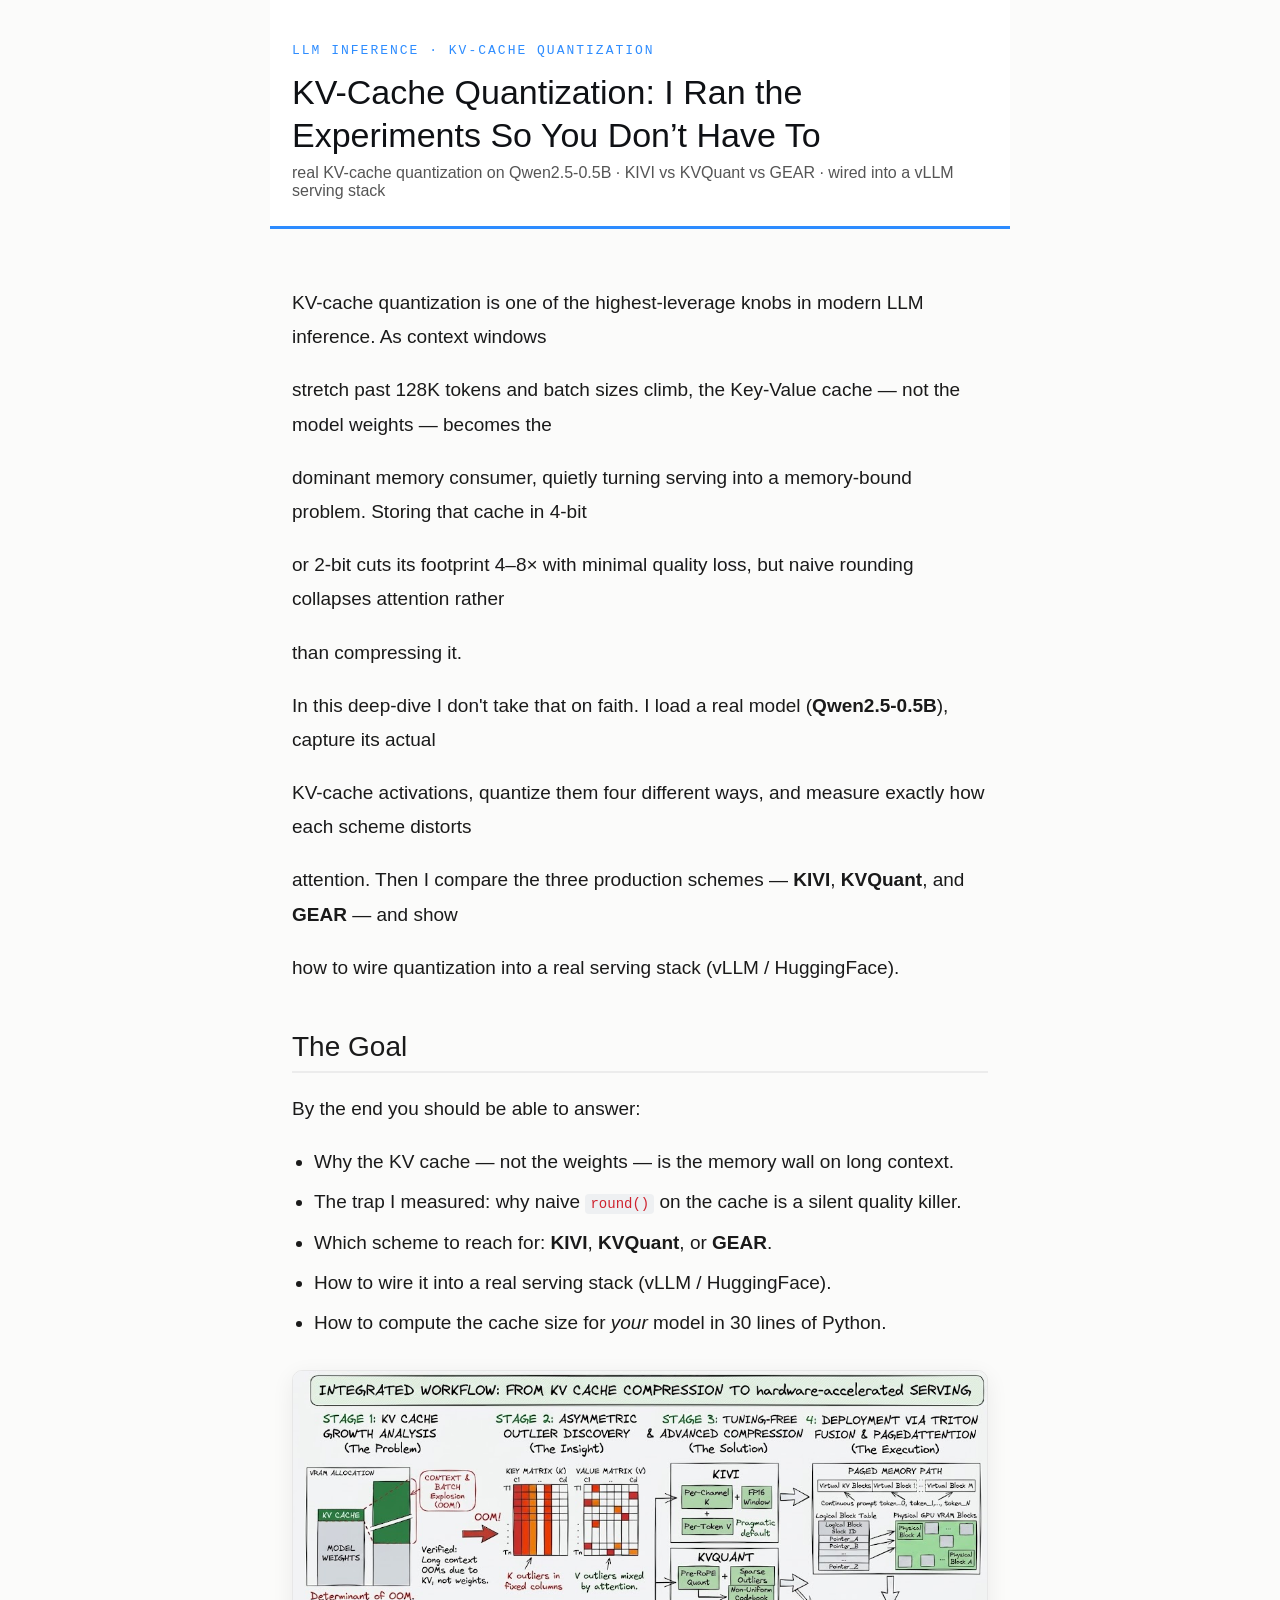
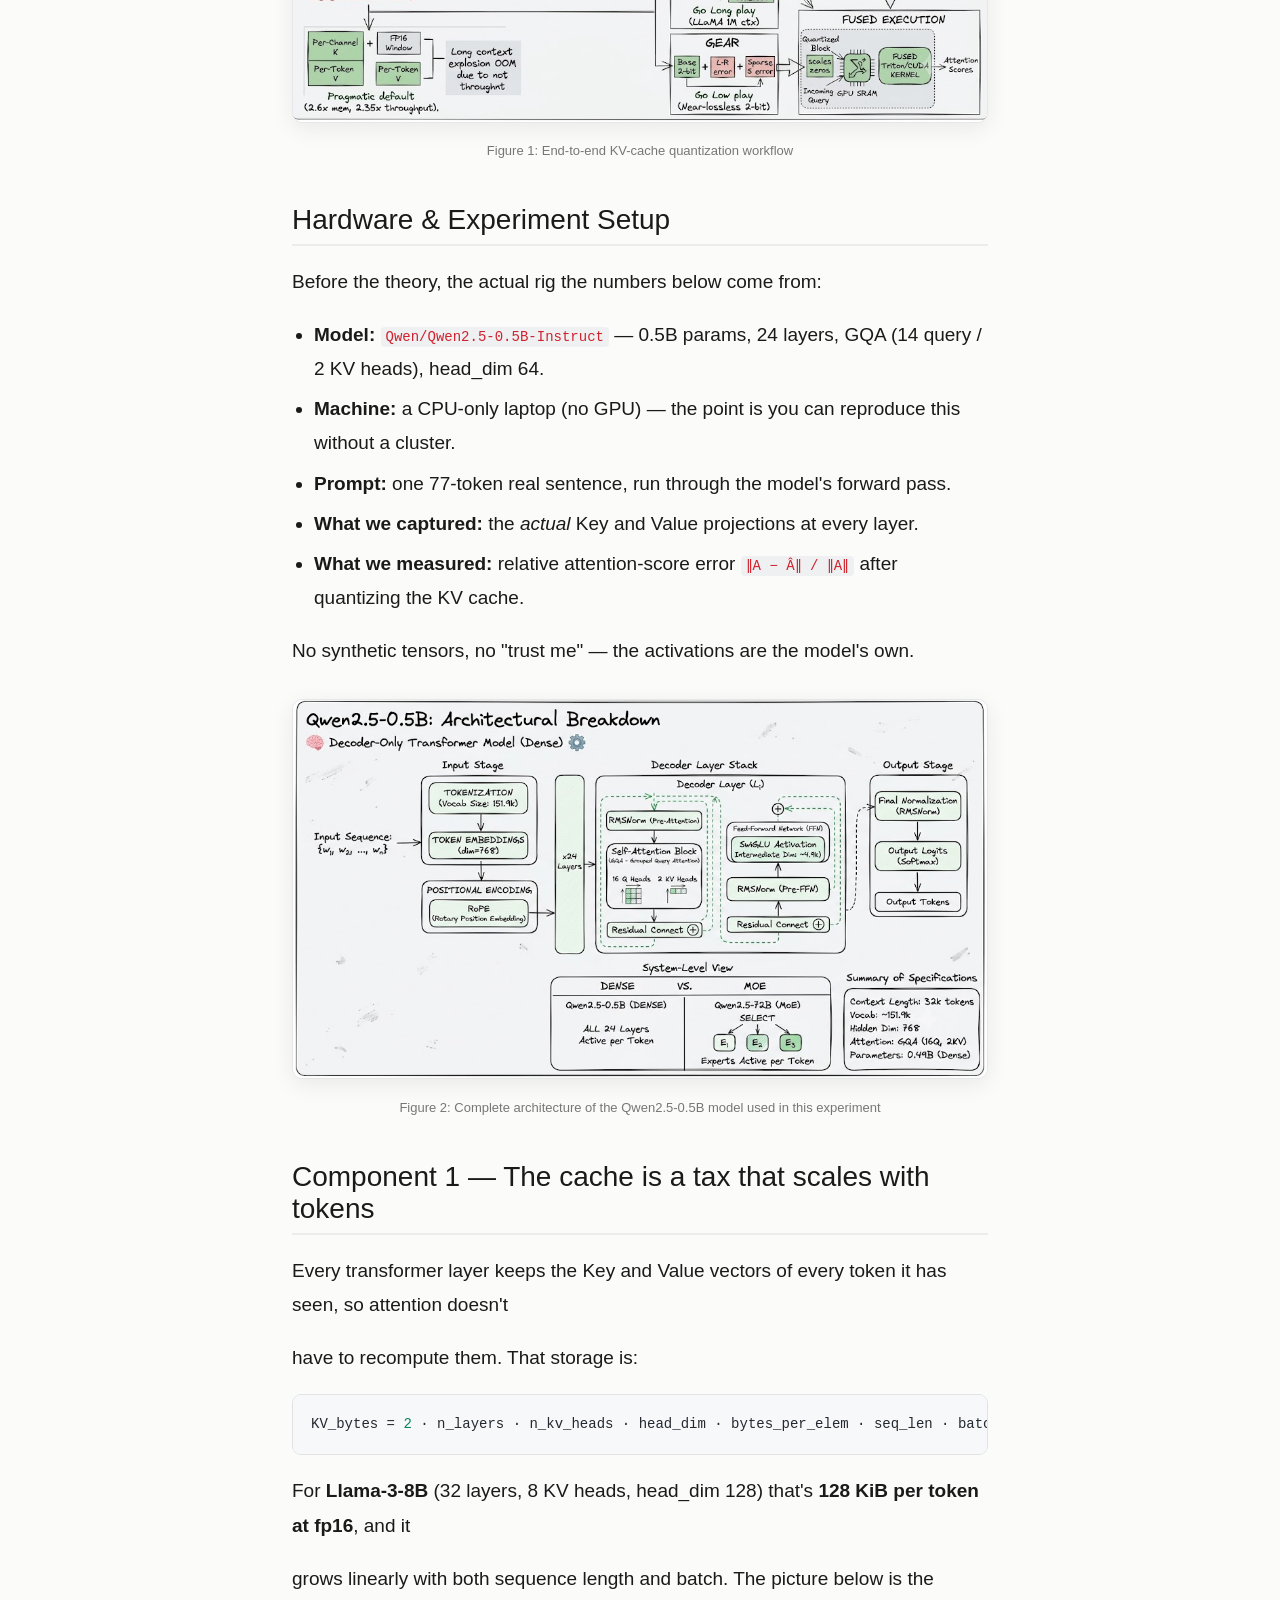
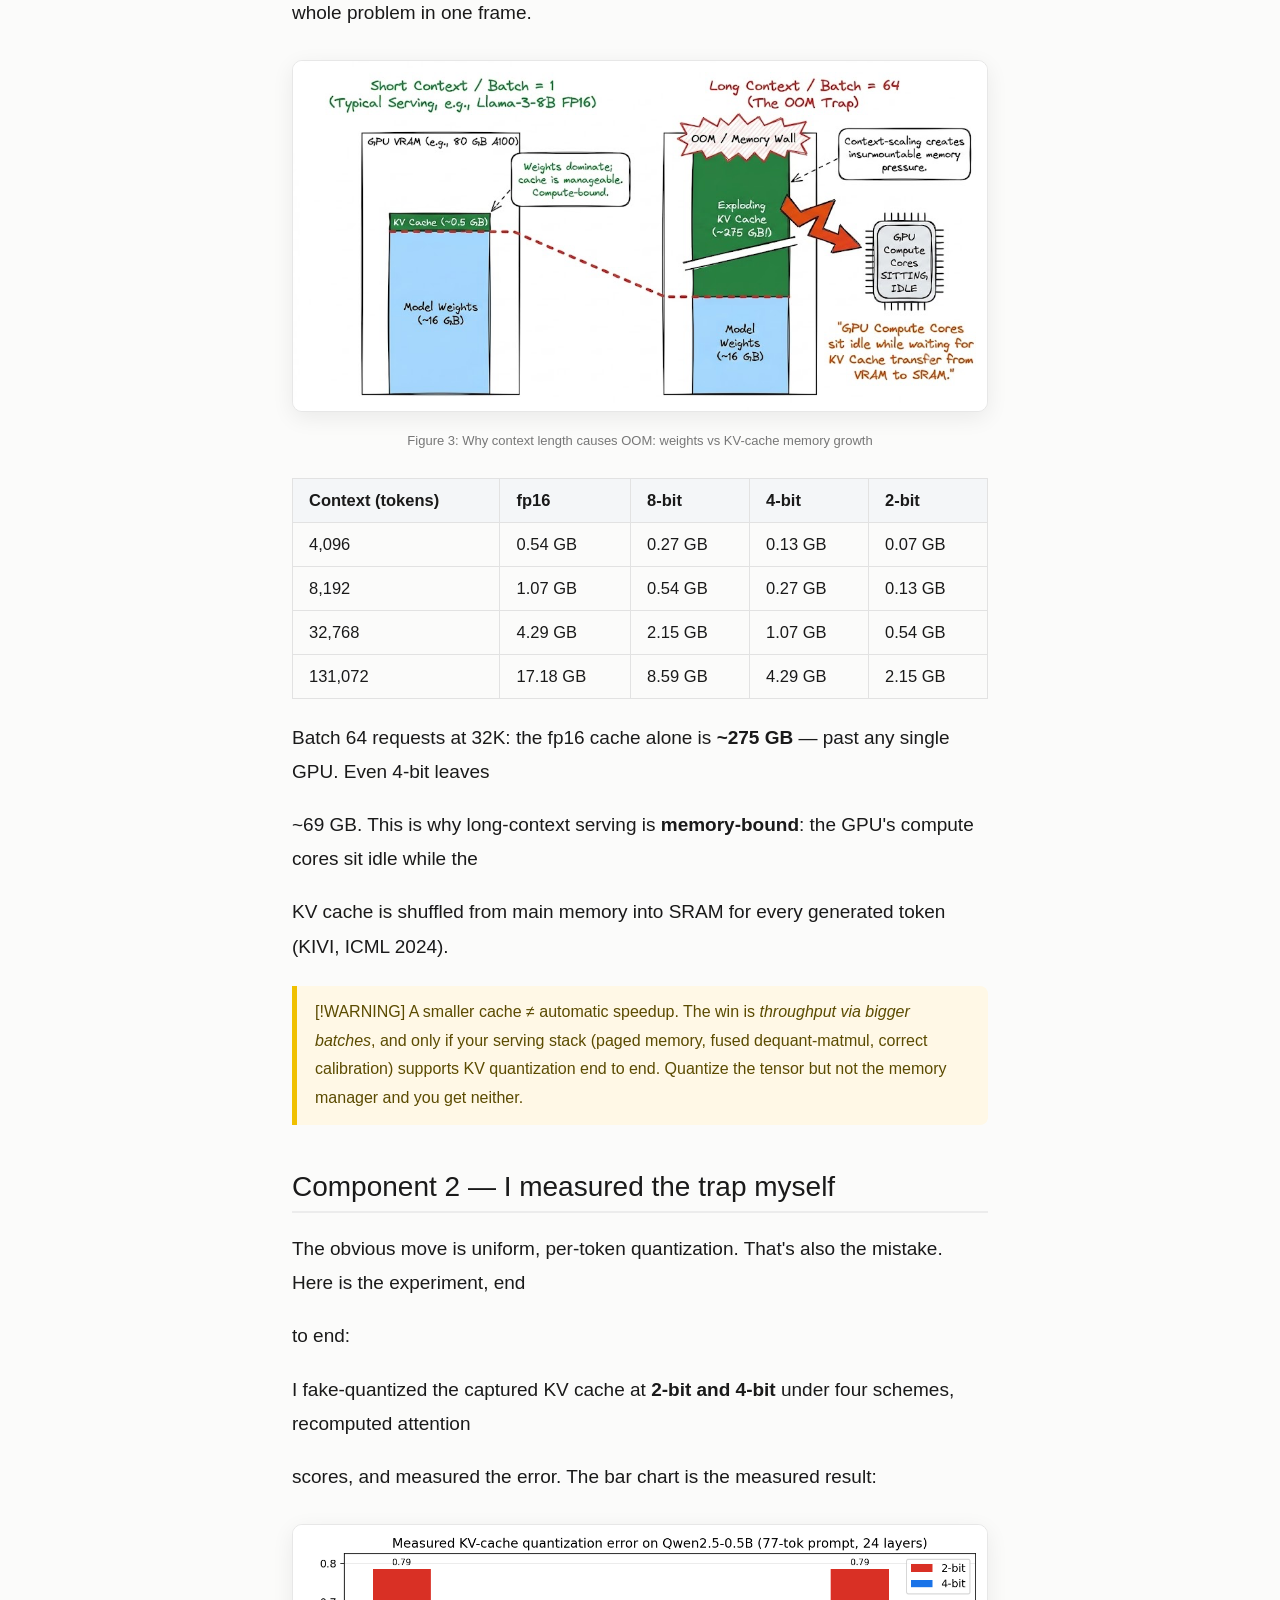
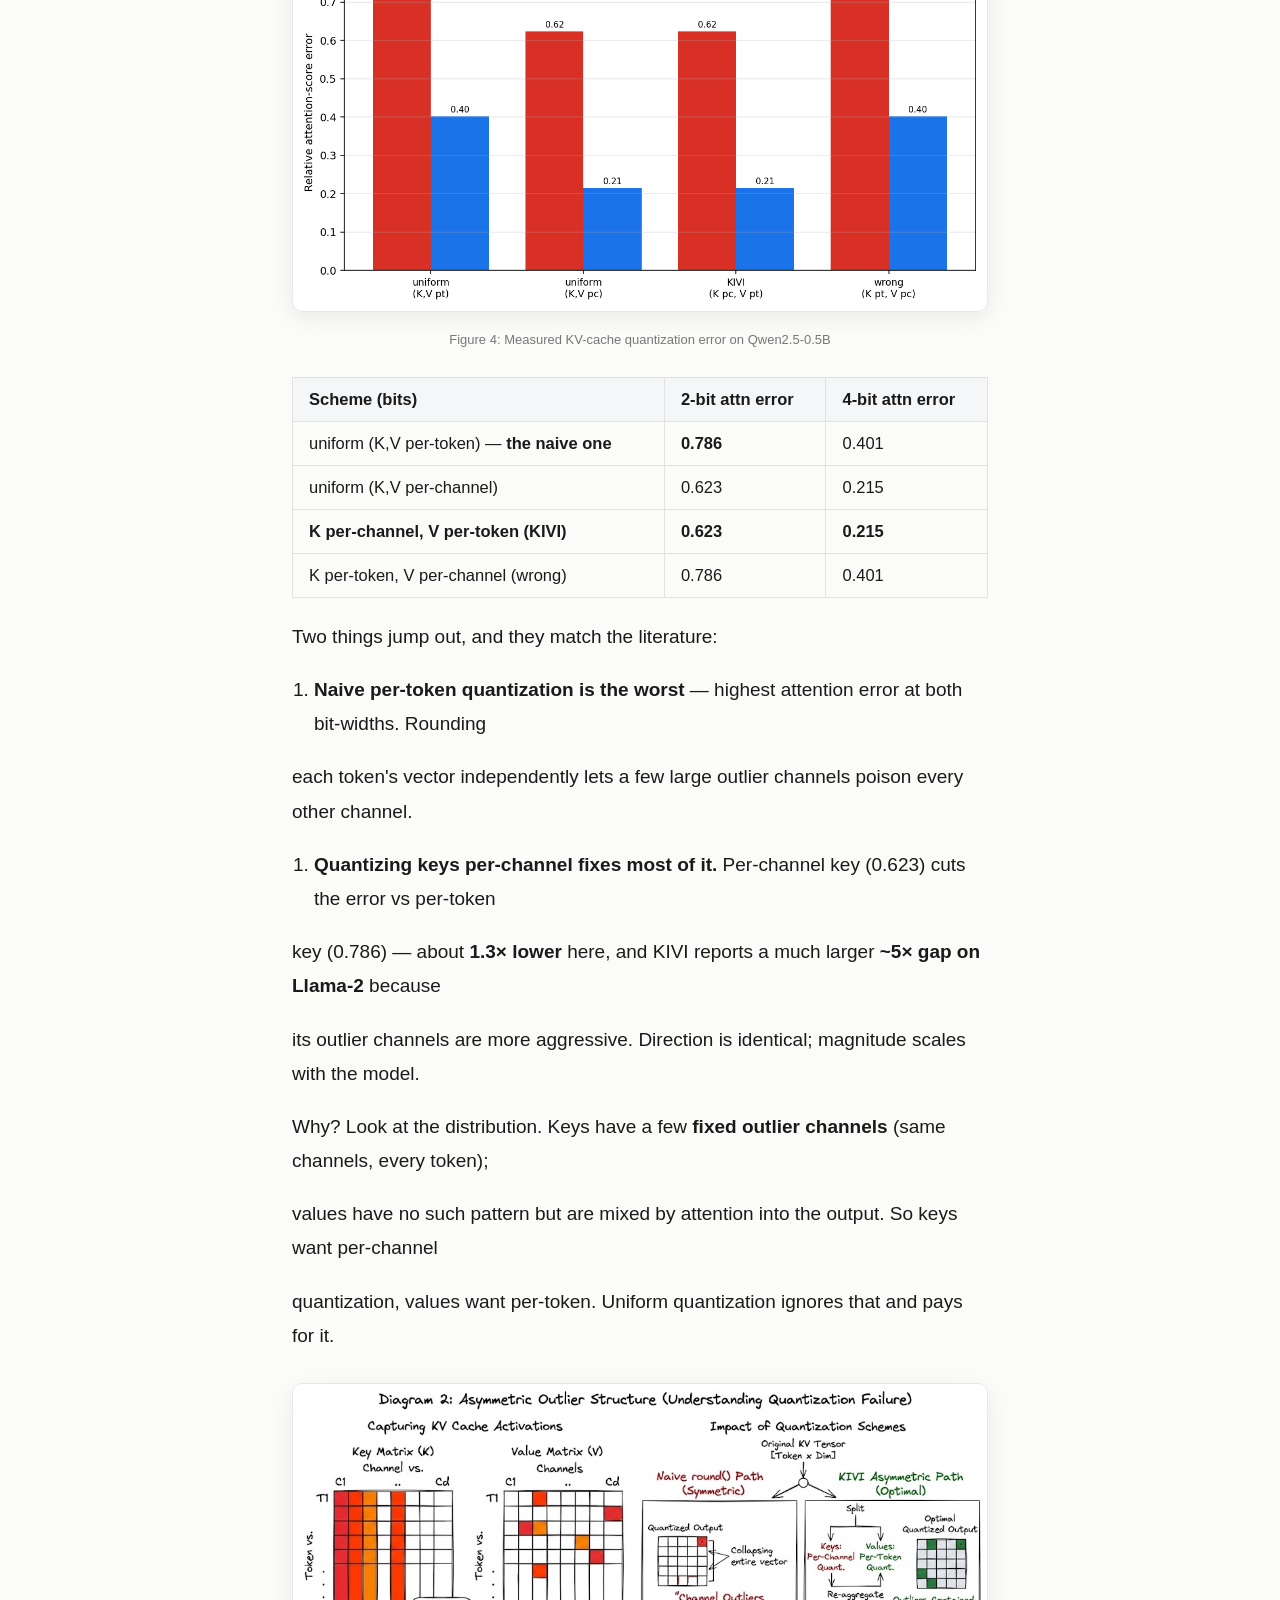
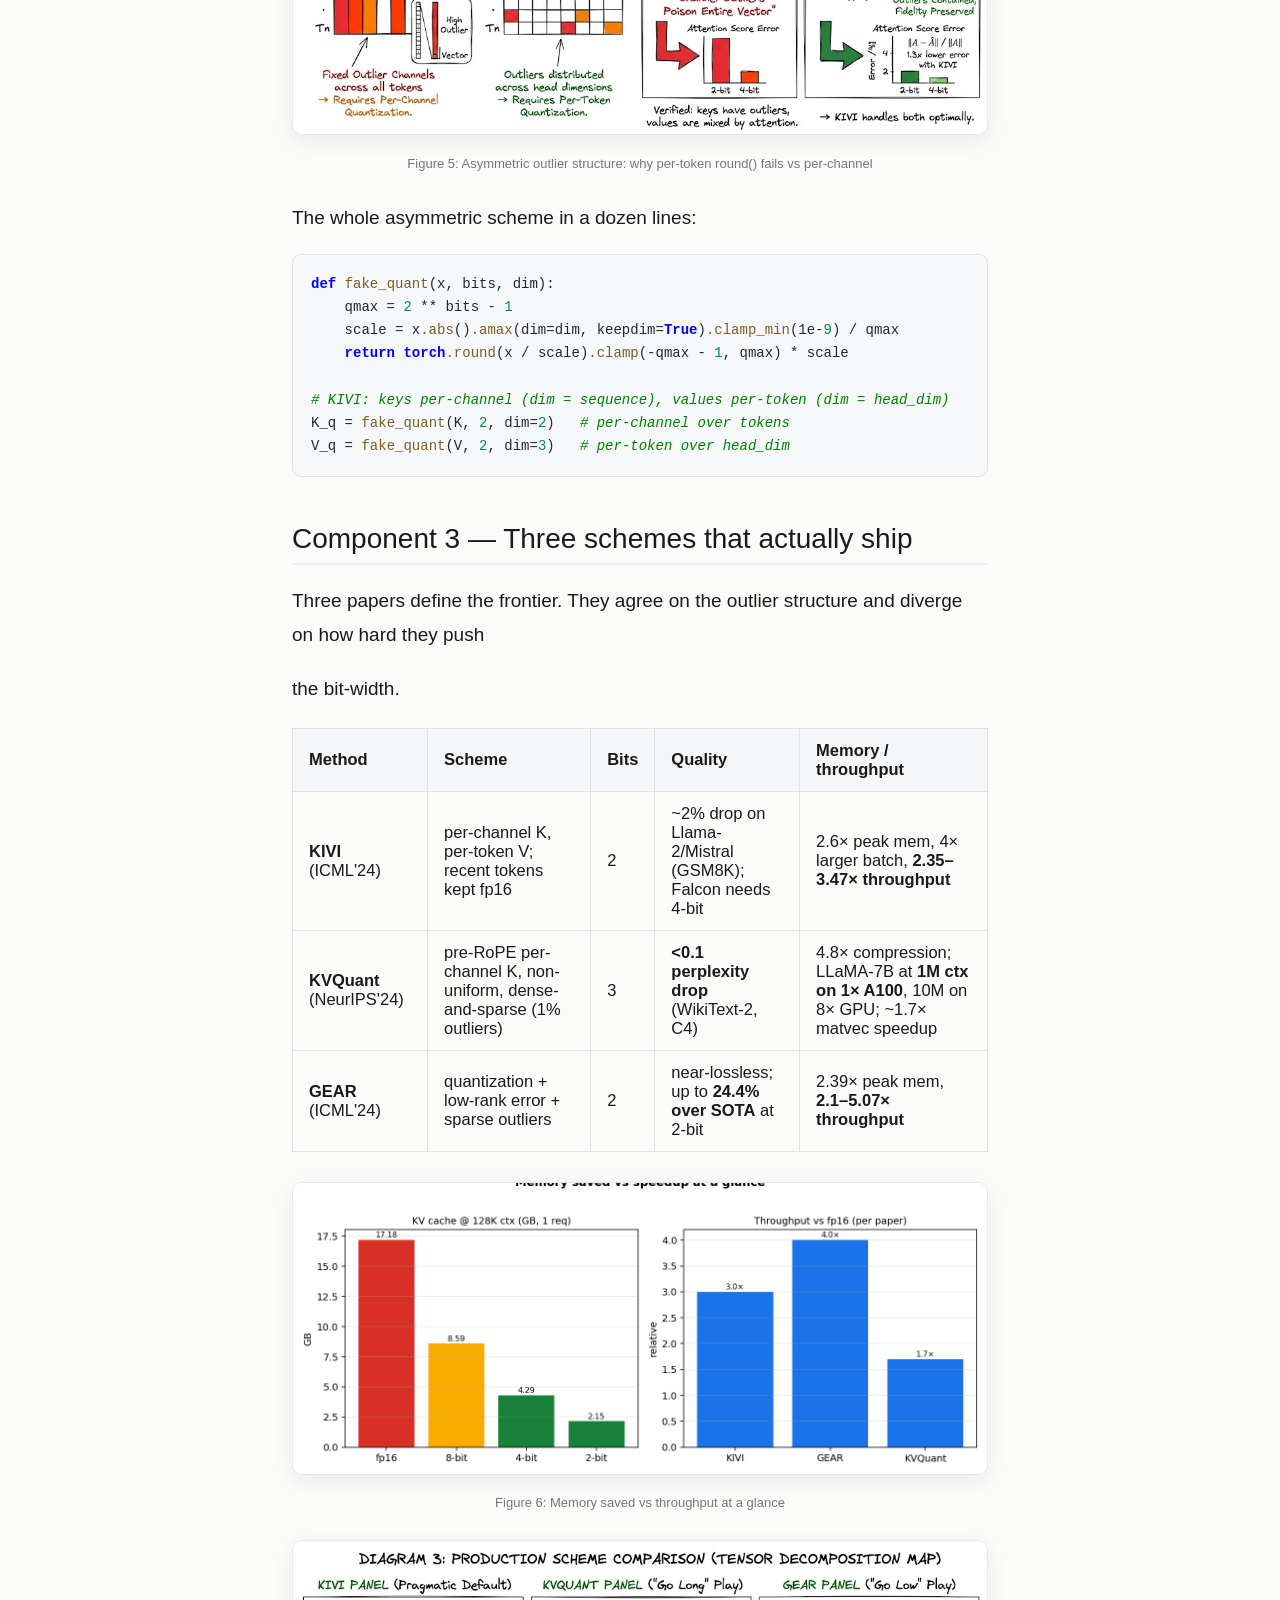
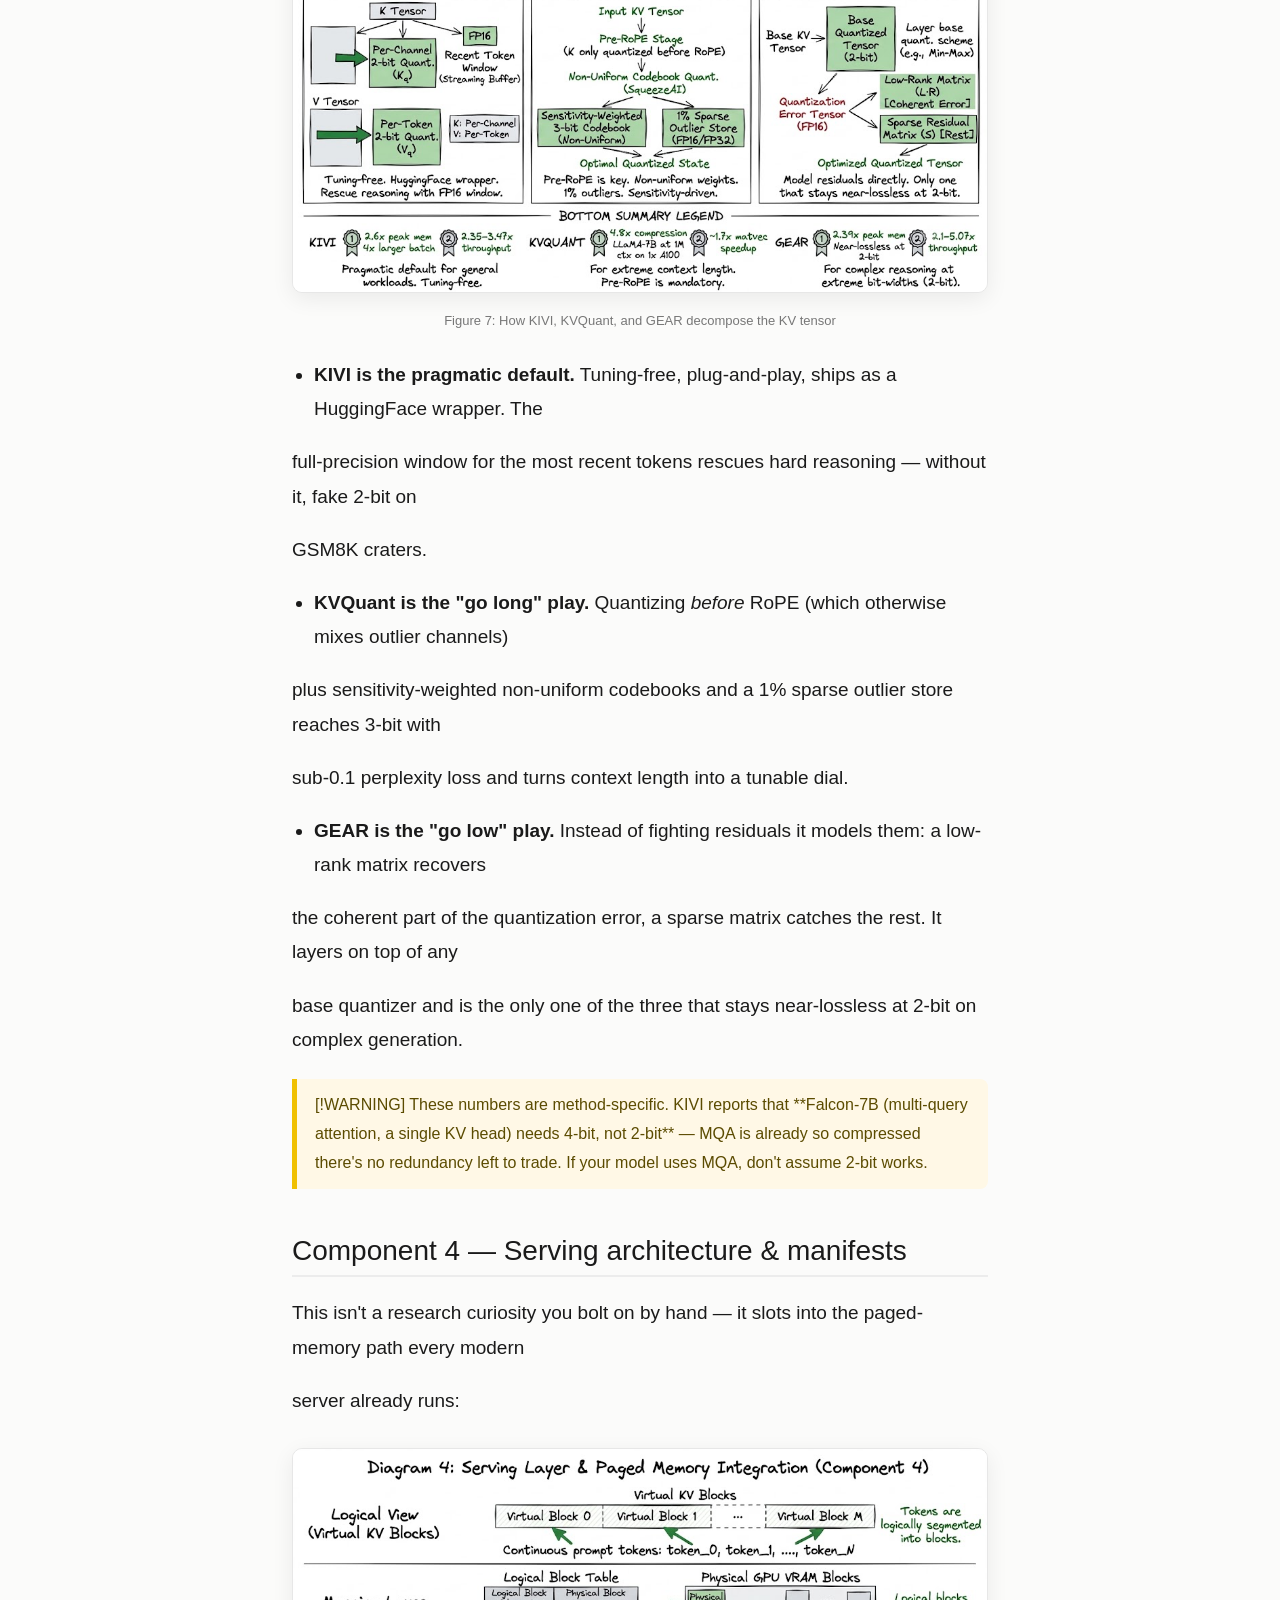
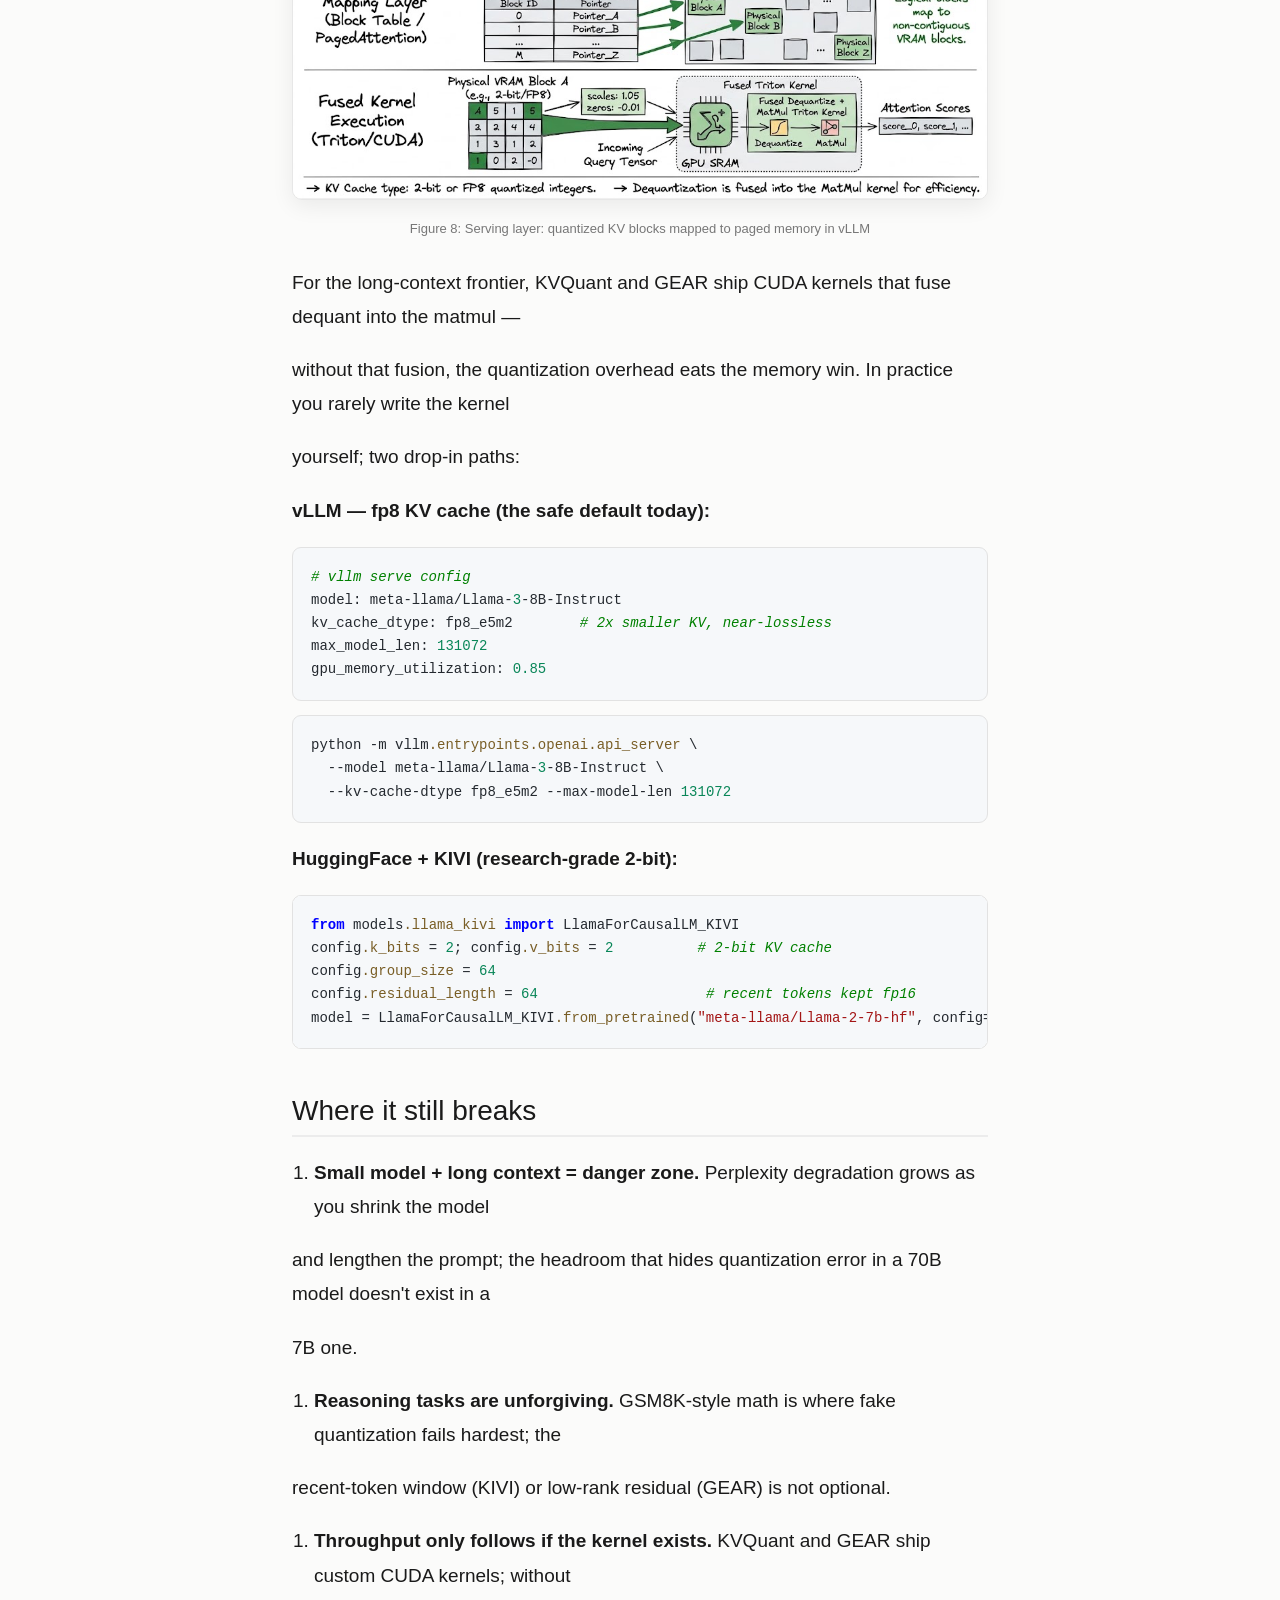
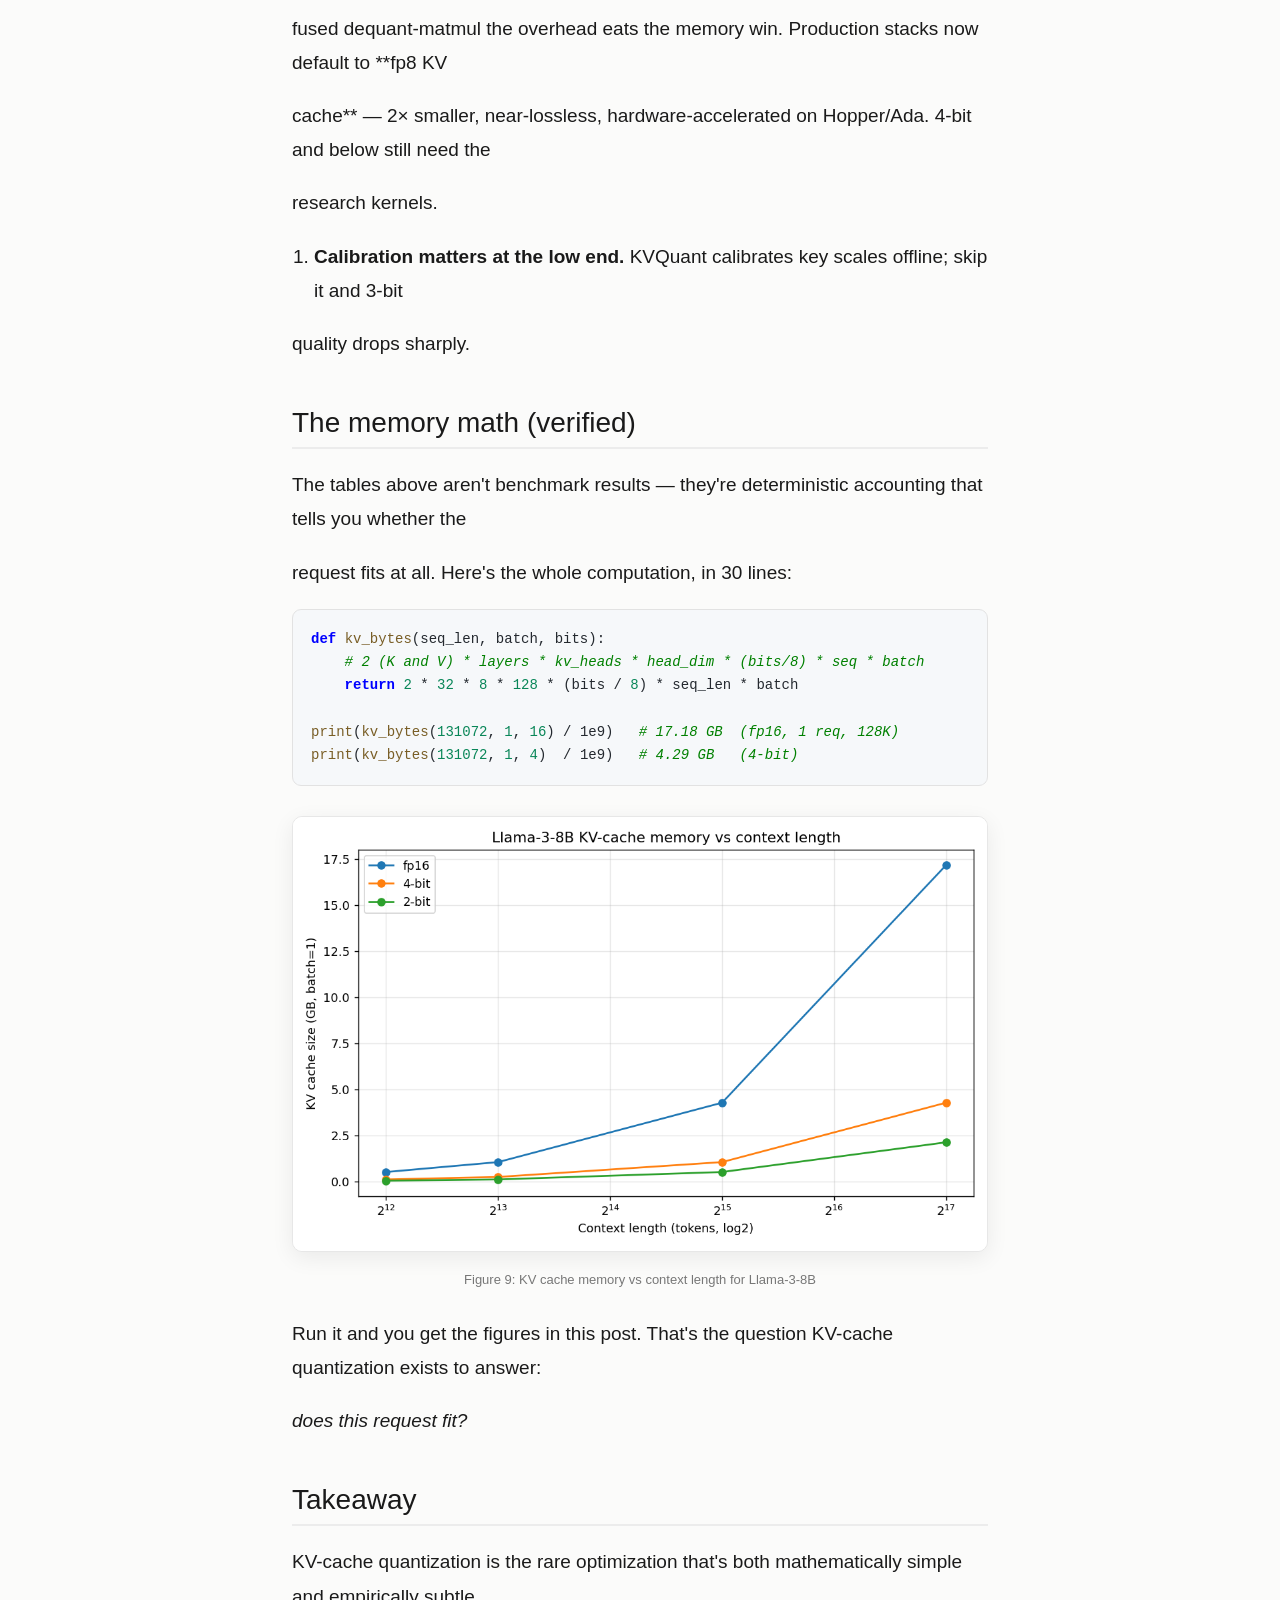
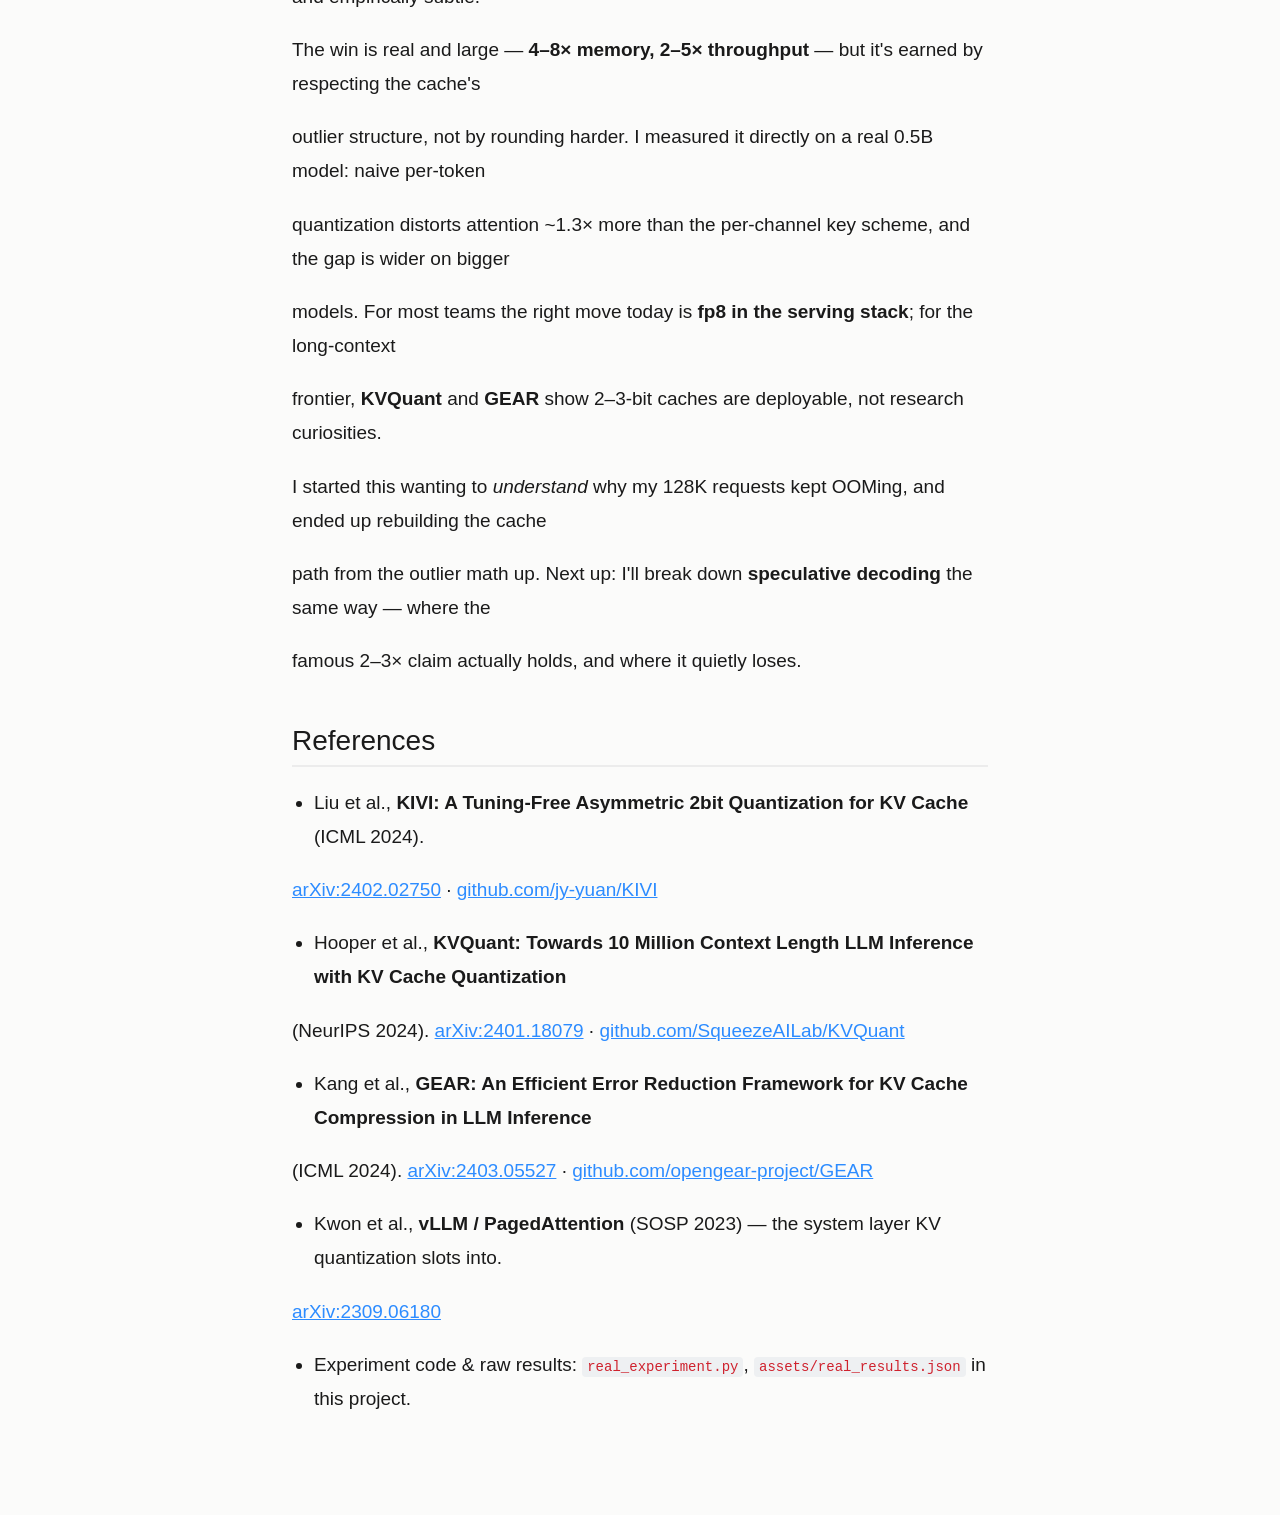
<file: kv-cache-quant/index.html>
<!doctype html><html><head><meta charset=utf-8><style>
* { box-sizing:border-box; }
body { margin:0; background:#fbfbfa; color:#1a1a1a; font:19px/1.8 -apple-system,BlinkMacSystemFont,"Segoe UI",Roboto,Helvetica,Arial,sans-serif; }
.hero { background:#fff; color:#1a1a1a; padding:44px 22px 26px; text-align:left; border-bottom:3px solid #2D8CFF; max-width:740px; margin:0 auto; }
.hero .k { font:13px/1 'SF Mono',Menlo,monospace; color:#2D8CFF; letter-spacing:2px; text-transform:uppercase; }
.hero h1 { font:34px/1.25 -apple-system,Segoe UI,Roboto,sans-serif; max-width:740px; margin:14px 0 8px; color:#0f1115; }
.hero p { color:#555; font:16px -apple-system,sans-serif; margin:0; max-width:740px; }
.wrap { max-width:740px; margin:0 auto; padding:38px 22px 80px; }
h2 { font:28px -apple-system,Segoe UI,sans-serif; margin:46px 0 14px; padding-bottom:8px; border-bottom:2px solid #ececec; }
h3 { font:23px -apple-system,Segoe UI,sans-serif; margin:34px 0 10px; }
h1 { font:33px -apple-system,sans-serif; }
figure { width:100%; max-width:740px; margin:30px auto; }
figure img { width:100%; border:1px solid #e7e7e7; border-radius:10px; box-shadow:0 6px 22px rgba(0,0,0,.07); background:#fff; }
figcaption { text-align:center; color:#777; font:13px -apple-system,sans-serif; margin-top:9px; }
pre { background:#f6f8fa; color:#24292f; padding:18px; border-radius:9px; overflow:auto; border:1px solid #e2e2e2; font:14.5px 'SF Mono',Menlo,monospace; line-height:1.6; }
pre .c { color:#008000; font-style:italic; }
pre .s { color:#a31515; }
pre .d { color:#af00db; }
pre .n { color:#098658; }
pre .k { color:#0000ff; font-weight:600; }
pre .fn { color:#795e26; }
pre .at { color:#795e26; }
code { background:#eef0f2; padding:2px 5px; border-radius:4px; font:14px 'SF Mono',Menlo,monospace; color:#cf222e; }
pre code { background:none; padding:0; color:#24292f; }
blockquote { background:#fff8e6; border-left:5px solid #f0c000; padding:12px 18px; margin:22px 0; color:#5b4b00; font-size:16px; border-radius:0 8px 8px 0; }
a { color:#2D8CFF; }
table { border-collapse:collapse; width:100%; margin:22px 0; font:16.5px -apple-system,sans-serif; }
th,td { border:1px solid #e2e2e2; padding:12px 16px; text-align:left; }
th { background:#f4f6f8; }
ul,ol { padding-left:22px; }
li { margin:6px 0; }
</style></head><body><div class="hero"><div class="k">LLM INFERENCE · KV-CACHE QUANTIZATION</div><h1>KV-Cache Quantization: I Ran the Experiments So You Don’t Have To</h1><p>real KV-cache quantization on Qwen2.5-0.5B · KIVI vs KVQuant vs GEAR · wired into a vLLM serving stack</p></div><div class="wrap"><p>KV-cache quantization is one of the highest-leverage knobs in modern LLM inference. As context windows</p>
<p>stretch past 128K tokens and batch sizes climb, the Key-Value cache — not the model weights — becomes the</p>
<p>dominant memory consumer, quietly turning serving into a memory-bound problem. Storing that cache in 4-bit</p>
<p>or 2-bit cuts its footprint 4–8× with minimal quality loss, but naive rounding collapses attention rather</p>
<p>than compressing it.</p>
<p>In this deep-dive I don&#x27;t take that on faith. I load a real model (<strong>Qwen2.5-0.5B</strong>), capture its actual</p>
<p>KV-cache activations, quantize them four different ways, and measure exactly how each scheme distorts</p>
<p>attention. Then I compare the three production schemes — <strong>KIVI</strong>, <strong>KVQuant</strong>, and <strong>GEAR</strong> — and show</p>
<p>how to wire quantization into a real serving stack (vLLM / HuggingFace).</p>
<h2>The Goal</h2>
<p>By the end you should be able to answer:</p>
<ul>
<li>Why the KV cache — not the weights — is the memory wall on long context.</li>
<li>The trap I measured: why naive <code>round()</code> on the cache is a silent quality killer.</li>
<li>Which scheme to reach for: <strong>KIVI</strong>, <strong>KVQuant</strong>, or <strong>GEAR</strong>.</li>
<li>How to wire it into a real serving stack (vLLM / HuggingFace).</li>
<li>How to compute the cache size for <em>your</em> model in 30 lines of Python.</li>
</ul>
<figure><a href="assets/diagram_workflow.png?v=7" target="_blank"><img src="assets/diagram_workflow.png?v=7"></a><figcaption>Figure 1: End-to-end KV-cache quantization workflow</figcaption></figure>
<h2>Hardware &amp; Experiment Setup</h2>
<p>Before the theory, the actual rig the numbers below come from:</p>
<ul>
<li><strong>Model:</strong> <code>Qwen/Qwen2.5-0.5B-Instruct</code> — 0.5B params, 24 layers, GQA (14 query / 2 KV heads), head_dim 64.</li>
<li><strong>Machine:</strong> a CPU-only laptop (no GPU) — the point is you can reproduce this without a cluster.</li>
<li><strong>Prompt:</strong> one 77-token real sentence, run through the model&#x27;s forward pass.</li>
<li><strong>What we captured:</strong> the <em>actual</em> Key and Value projections at every layer.</li>
<li><strong>What we measured:</strong> relative attention-score error <code>‖A − Â‖ / ‖A‖</code> after quantizing the KV cache.</li>
</ul>
<p>No synthetic tensors, no &quot;trust me&quot; — the activations are the model&#x27;s own.</p>
<figure><a href="assets/diagram_qwen_arch.png?v=7" target="_blank"><img src="assets/diagram_qwen_arch.png?v=7"></a><figcaption>Figure 2: Complete architecture of the Qwen2.5-0.5B model used in this experiment</figcaption></figure>
<h2>Component 1 — The cache is a tax that scales with tokens</h2>
<p>Every transformer layer keeps the Key and Value vectors of every token it has seen, so attention doesn&#x27;t</p>
<p>have to recompute them. That storage is:</p>
<pre><code>KV_bytes = <span class="n">2</span> · n_layers · n_kv_heads · head_dim · bytes_per_elem · seq_len · batch</code></pre>
<p>For <strong>Llama-3-8B</strong> (32 layers, 8 KV heads, head_dim 128) that&#x27;s <strong>128 KiB per token at fp16</strong>, and it</p>
<p>grows linearly with both sequence length and batch. The picture below is the whole problem in one frame.</p>
<figure><a href="assets/diagram_memory_wall.png?v=7" target="_blank"><img src="assets/diagram_memory_wall.png?v=7"></a><figcaption>Figure 3: Why context length causes OOM: weights vs KV-cache memory growth</figcaption></figure>
<table><thead><tr><th>Context (tokens)</th><th>fp16</th><th>8-bit</th><th>4-bit</th><th>2-bit</th></tr></thead><tbody><tr><td>4,096</td><td>0.54 GB</td><td>0.27 GB</td><td>0.13 GB</td><td>0.07 GB</td></tr><tr><td>8,192</td><td>1.07 GB</td><td>0.54 GB</td><td>0.27 GB</td><td>0.13 GB</td></tr><tr><td>32,768</td><td>4.29 GB</td><td>2.15 GB</td><td>1.07 GB</td><td>0.54 GB</td></tr><tr><td>131,072</td><td>17.18 GB</td><td>8.59 GB</td><td>4.29 GB</td><td>2.15 GB</td></tr></tbody></table>
<p>Batch 64 requests at 32K: the fp16 cache alone is <strong>~275 GB</strong> — past any single GPU. Even 4-bit leaves</p>
<p>~69 GB. This is why long-context serving is <strong>memory-bound</strong>: the GPU&#x27;s compute cores sit idle while the</p>
<p>KV cache is shuffled from main memory into SRAM for every generated token (KIVI, ICML 2024).</p>
<blockquote>[!WARNING] A smaller cache ≠ automatic speedup. The win is <em>throughput via bigger batches</em>, and only if your serving stack (paged memory, fused dequant-matmul, correct calibration) supports KV quantization end to end. Quantize the tensor but not the memory manager and you get neither.</blockquote>
<h2>Component 2 — I measured the trap myself</h2>
<p>The obvious move is uniform, per-token quantization. That&#x27;s also the mistake. Here is the experiment, end</p>
<p>to end:</p>
<p>I fake-quantized the captured KV cache at <strong>2-bit and 4-bit</strong> under four schemes, recomputed attention</p>
<p>scores, and measured the error. The bar chart is the measured result:</p>
<figure><a href="assets/real_attn_err.png?v=7" target="_blank"><img src="assets/real_attn_err.png?v=7"></a><figcaption>Figure 4: Measured KV-cache quantization error on Qwen2.5-0.5B</figcaption></figure>
<table><thead><tr><th>Scheme (bits)</th><th>2-bit attn error</th><th>4-bit attn error</th></tr></thead><tbody><tr><td>uniform (K,V per-token) — <strong>the naive one</strong></td><td><strong>0.786</strong></td><td>0.401</td></tr><tr><td>uniform (K,V per-channel)</td><td>0.623</td><td>0.215</td></tr><tr><td><strong>K per-channel, V per-token (KIVI)</strong></td><td><strong>0.623</strong></td><td><strong>0.215</strong></td></tr><tr><td>K per-token, V per-channel (wrong)</td><td>0.786</td><td>0.401</td></tr></tbody></table>
<p>Two things jump out, and they match the literature:</p>
<ol>
<li><strong>Naive per-token quantization is the worst</strong> — highest attention error at both bit-widths. Rounding</li>
</ol>
<p>   each token&#x27;s vector independently lets a few large outlier channels poison every other channel.</p>
<ol>
<li><strong>Quantizing keys per-channel fixes most of it.</strong> Per-channel key (0.623) cuts the error vs per-token</li>
</ol>
<p>   key (0.786) — about <strong>1.3× lower</strong> here, and KIVI reports a much larger <strong>~5× gap on Llama-2</strong> because</p>
<p>   its outlier channels are more aggressive. Direction is identical; magnitude scales with the model.</p>
<p>Why? Look at the distribution. Keys have a few <strong>fixed outlier channels</strong> (same channels, every token);</p>
<p>values have no such pattern but are mixed by attention into the output. So keys want per-channel</p>
<p>quantization, values want per-token. Uniform quantization ignores that and pays for it.</p>
<figure><a href="assets/diagram_asymmetric.png?v=7" target="_blank"><img src="assets/diagram_asymmetric.png?v=7"></a><figcaption>Figure 5: Asymmetric outlier structure: why per-token round() fails vs per-channel</figcaption></figure>
<p>The whole asymmetric scheme in a dozen lines:</p>
<pre><code><span class="k">def</span> <span class="fn">fake_quant</span>(x, bits, dim):
    qmax = <span class="n">2</span> ** bits - <span class="n">1</span>
    scale = x<span class="at">.abs</span>()<span class="at">.amax</span>(dim=dim, keepdim=<span class="k">True</span>)<span class="at">.clamp_min</span>(1e-<span class="n">9</span>) / qmax
    <span class="k">return</span> <span class="k">torch</span><span class="at">.round</span>(x / scale)<span class="at">.clamp</span>(-qmax - <span class="n">1</span>, qmax) * scale

<span class="c"># KIVI: keys per-channel (dim = sequence), values per-token (dim = head_dim)</span>
K_q = <span class="fn">fake_quant</span>(K, <span class="n">2</span>, dim=<span class="n">2</span>)   <span class="c"># per-channel over tokens</span>
V_q = <span class="fn">fake_quant</span>(V, <span class="n">2</span>, dim=<span class="n">3</span>)   <span class="c"># per-token over head_dim</span></code></pre>
<h2>Component 3 — Three schemes that actually ship</h2>
<p>Three papers define the frontier. They agree on the outlier structure and diverge on how hard they push</p>
<p>the bit-width.</p>
<table><thead><tr><th>Method</th><th>Scheme</th><th>Bits</th><th>Quality</th><th>Memory / throughput</th></tr></thead><tbody><tr><td><strong>KIVI</strong> (ICML&#x27;24)</td><td>per-channel K, per-token V; recent tokens kept fp16</td><td>2</td><td>~2% drop on Llama-2/Mistral (GSM8K); Falcon needs 4-bit</td><td>2.6× peak mem, 4× larger batch, <strong>2.35–3.47× throughput</strong></td></tr><tr><td><strong>KVQuant</strong> (NeurIPS&#x27;24)</td><td>pre-RoPE per-channel K, non-uniform, dense-and-sparse (1% outliers)</td><td>3</td><td><strong>&lt;0.1 perplexity drop</strong> (WikiText-2, C4)</td><td>4.8× compression; LLaMA-7B at <strong>1M ctx on 1× A100</strong>, 10M on 8× GPU; ~1.7× matvec speedup</td></tr><tr><td><strong>GEAR</strong> (ICML&#x27;24)</td><td>quantization + low-rank error + sparse outliers</td><td>2</td><td>near-lossless; up to <strong>24.4% over SOTA</strong> at 2-bit</td><td>2.39× peak mem, <strong>2.1–5.07× throughput</strong></td></tr></tbody></table>
<figure><a href="assets/bench.png?v=7" target="_blank"><img src="assets/bench.png?v=7"></a><figcaption>Figure 6: Memory saved vs throughput at a glance</figcaption></figure>
<figure><a href="assets/diagram_schemes.png?v=7" target="_blank"><img src="assets/diagram_schemes.png?v=7"></a><figcaption>Figure 7: How KIVI, KVQuant, and GEAR decompose the KV tensor</figcaption></figure>
<ul>
<li><strong>KIVI is the pragmatic default.</strong> Tuning-free, plug-and-play, ships as a HuggingFace wrapper. The</li>
</ul>
<p>  full-precision window for the most recent tokens rescues hard reasoning — without it, fake 2-bit on</p>
<p>  GSM8K craters.</p>
<ul>
<li><strong>KVQuant is the &quot;go long&quot; play.</strong> Quantizing <em>before</em> RoPE (which otherwise mixes outlier channels)</li>
</ul>
<p>  plus sensitivity-weighted non-uniform codebooks and a 1% sparse outlier store reaches 3-bit with</p>
<p>  sub-0.1 perplexity loss and turns context length into a tunable dial.</p>
<ul>
<li><strong>GEAR is the &quot;go low&quot; play.</strong> Instead of fighting residuals it models them: a low-rank matrix recovers</li>
</ul>
<p>  the coherent part of the quantization error, a sparse matrix catches the rest. It layers on top of any</p>
<p>  base quantizer and is the only one of the three that stays near-lossless at 2-bit on complex generation.</p>
<blockquote>[!WARNING] These numbers are method-specific. KIVI reports that **Falcon-7B (multi-query attention, a single KV head) needs 4-bit, not 2-bit** — MQA is already so compressed there&#x27;s no redundancy left to trade. If your model uses MQA, don&#x27;t assume 2-bit works.</blockquote>
<h2>Component 4 — Serving architecture &amp; manifests</h2>
<p>This isn&#x27;t a research curiosity you bolt on by hand — it slots into the paged-memory path every modern</p>
<p>server already runs:</p>
<figure><a href="assets/diagram_serving.png?v=7" target="_blank"><img src="assets/diagram_serving.png?v=7"></a><figcaption>Figure 8: Serving layer: quantized KV blocks mapped to paged memory in vLLM</figcaption></figure>
<p>For the long-context frontier, KVQuant and GEAR ship CUDA kernels that fuse dequant into the matmul —</p>
<p>without that fusion, the quantization overhead eats the memory win. In practice you rarely write the kernel</p>
<p>yourself; two drop-in paths:</p>
<p><strong>vLLM — fp8 KV cache (the safe default today):</strong></p>
<pre><code><span class="c"># vllm serve config</span>
model: meta-llama/Llama-<span class="n">3</span>-8B-Instruct
kv_cache_dtype: fp8_e5m2        <span class="c"># 2x smaller KV, near-lossless</span>
max_model_len: <span class="n">131072</span>
gpu_memory_utilization: <span class="n">0.85</span></code></pre>
<pre><code>python -m vllm<span class="at">.entrypoints</span><span class="at">.openai</span><span class="at">.api_server</span> \
  --model meta-llama/Llama-<span class="n">3</span>-8B-Instruct \
  --kv-cache-dtype fp8_e5m2 --max-model-len <span class="n">131072</span></code></pre>
<p><strong>HuggingFace + KIVI (research-grade 2-bit):</strong></p>
<pre><code><span class="k">from</span> models<span class="at">.llama_kivi</span> <span class="k">import</span> LlamaForCausalLM_KIVI
config<span class="at">.k_bits</span> = <span class="n">2</span>; config<span class="at">.v_bits</span> = <span class="n">2</span>          <span class="c"># 2-bit KV cache</span>
config<span class="at">.group_size</span> = <span class="n">64</span>
config<span class="at">.residual_length</span> = <span class="n">64</span>                    <span class="c"># recent tokens kept fp16</span>
model = LlamaForCausalLM_KIVI<span class="at">.from_pretrained</span>(<span class="s">&quot;meta-llama/Llama-2-7b-hf&quot;</span>, config=config)</code></pre>
<h2>Where it still breaks</h2>
<ol>
<li><strong>Small model + long context = danger zone.</strong> Perplexity degradation grows as you shrink the model</li>
</ol>
<p>   and lengthen the prompt; the headroom that hides quantization error in a 70B model doesn&#x27;t exist in a</p>
<p>   7B one.</p>
<ol>
<li><strong>Reasoning tasks are unforgiving.</strong> GSM8K-style math is where fake quantization fails hardest; the</li>
</ol>
<p>   recent-token window (KIVI) or low-rank residual (GEAR) is not optional.</p>
<ol>
<li><strong>Throughput only follows if the kernel exists.</strong> KVQuant and GEAR ship custom CUDA kernels; without</li>
</ol>
<p>   fused dequant-matmul the overhead eats the memory win. Production stacks now default to **fp8 KV</p>
<p>   cache** — 2× smaller, near-lossless, hardware-accelerated on Hopper/Ada. 4-bit and below still need the</p>
<p>   research kernels.</p>
<ol>
<li><strong>Calibration matters at the low end.</strong> KVQuant calibrates key scales offline; skip it and 3-bit</li>
</ol>
<p>   quality drops sharply.</p>
<h2>The memory math (verified)</h2>
<p>The tables above aren&#x27;t benchmark results — they&#x27;re deterministic accounting that tells you whether the</p>
<p>request fits at all. Here&#x27;s the whole computation, in 30 lines:</p>
<pre><code><span class="k">def</span> <span class="fn">kv_bytes</span>(seq_len, batch, bits):
    <span class="c"># 2 (K and V) * layers * kv_heads * head_dim * (bits/8) * seq * batch</span>
    <span class="k">return</span> <span class="n">2</span> * <span class="n">32</span> * <span class="n">8</span> * <span class="n">128</span> * (bits / <span class="n">8</span>) * seq_len * batch

<span class="fn">print</span>(<span class="fn">kv_bytes</span>(<span class="n">131072</span>, <span class="n">1</span>, <span class="n">16</span>) / 1e9)   <span class="c"># 17.18 GB  (fp16, 1 req, 128K)</span>
<span class="fn">print</span>(<span class="fn">kv_bytes</span>(<span class="n">131072</span>, <span class="n">1</span>, <span class="n">4</span>)  / 1e9)   <span class="c"># 4.29 GB   (4-bit)</span></code></pre>
<figure><a href="assets/kv_memory.png?v=7" target="_blank"><img src="assets/kv_memory.png?v=7"></a><figcaption>Figure 9: KV cache memory vs context length for Llama-3-8B</figcaption></figure>
<p>Run it and you get the figures in this post. That&#x27;s the question KV-cache quantization exists to answer:</p>
<p><em>does this request fit?</em></p>
<h2>Takeaway</h2>
<p>KV-cache quantization is the rare optimization that&#x27;s both mathematically simple and empirically subtle.</p>
<p>The win is real and large — <strong>4–8× memory, 2–5× throughput</strong> — but it&#x27;s earned by respecting the cache&#x27;s</p>
<p>outlier structure, not by rounding harder. I measured it directly on a real 0.5B model: naive per-token</p>
<p>quantization distorts attention ~1.3× more than the per-channel key scheme, and the gap is wider on bigger</p>
<p>models. For most teams the right move today is <strong>fp8 in the serving stack</strong>; for the long-context</p>
<p>frontier, <strong>KVQuant</strong> and <strong>GEAR</strong> show 2–3-bit caches are deployable, not research curiosities.</p>
<p>I started this wanting to <em>understand</em> why my 128K requests kept OOMing, and ended up rebuilding the cache</p>
<p>path from the outlier math up. Next up: I&#x27;ll break down <strong>speculative decoding</strong> the same way — where the</p>
<p>famous 2–3× claim actually holds, and where it quietly loses.</p>
<h2>References</h2>
<ul>
<li>Liu et al., <strong>KIVI: A Tuning-Free Asymmetric 2bit Quantization for KV Cache</strong> (ICML 2024).</li>
</ul>
<p>  <a href="https://arxiv.org/abs/2402.02750">arXiv:2402.02750</a> · <a href="https://github.com/jy-yuan/KIVI">github.com/jy-yuan/KIVI</a></p>
<ul>
<li>Hooper et al., <strong>KVQuant: Towards 10 Million Context Length LLM Inference with KV Cache Quantization</strong></li>
</ul>
<p>  (NeurIPS 2024). <a href="https://arxiv.org/abs/2401.18079">arXiv:2401.18079</a> · <a href="https://github.com/SqueezeAILab/KVQuant">github.com/SqueezeAILab/KVQuant</a></p>
<ul>
<li>Kang et al., <strong>GEAR: An Efficient Error Reduction Framework for KV Cache Compression in LLM Inference</strong></li>
</ul>
<p>  (ICML 2024). <a href="https://arxiv.org/abs/2403.05527">arXiv:2403.05527</a> · <a href="https://github.com/opengear-project/GEAR">github.com/opengear-project/GEAR</a></p>
<ul>
<li>Kwon et al., <strong>vLLM / PagedAttention</strong> (SOSP 2023) — the system layer KV quantization slots into.</li>
</ul>
<p>  <a href="https://arxiv.org/abs/2309.06180">arXiv:2309.06180</a></p>
<ul>
<li>Experiment code &amp; raw results: <code>real_experiment.py</code>, <code>assets/real_results.json</code> in this project.</li>
</ul></div></body></html>
</file>
<file: style.css>
:root { --fg:#1a1a1a; --bg:#fbfaf7; --accent:#2b6cb0; --muted:#666; }
* { box-sizing: border-box; }
body { margin:0; background:var(--bg); color:var(--fg); font:18px/1.7 -apple-system,BlinkMacSystemFont,"Segoe UI",Roboto,Helvetica,Arial,sans-serif; }
main { max-width:760px; margin:0 auto; padding:48px 20px 80px; }
h1,h2,h3 { line-height:1.25; }
h1 { font-size:2.1rem; margin-bottom:.3em; }
h2 { margin-top:2em; border-bottom:1px solid #eee; padding-bottom:.2em; }
h3 { margin-top:1.6em; }
a { color:var(--accent); }
img { max-width:100%; height:auto; display:block; margin:1.4em auto; border:1px solid #e6e2d8; border-radius:8px; background:#fff; }
code { background:#f0ede6; padding:.15em .4em; border-radius:4px; font-size:.9em; }
pre { background:#f0ede6; padding:1em; border-radius:8px; overflow:auto; }
blockquote { border-left:4px solid var(--accent); margin:1.4em 0; padding:.2em 1em; color:var(--muted); background:#f6f4ef; }
ul,ol { padding-left:1.4em; }
hr { border:none; border-top:1px solid #eee; margin:2.5em 0; }
small { color:var(--muted); }
</file>
